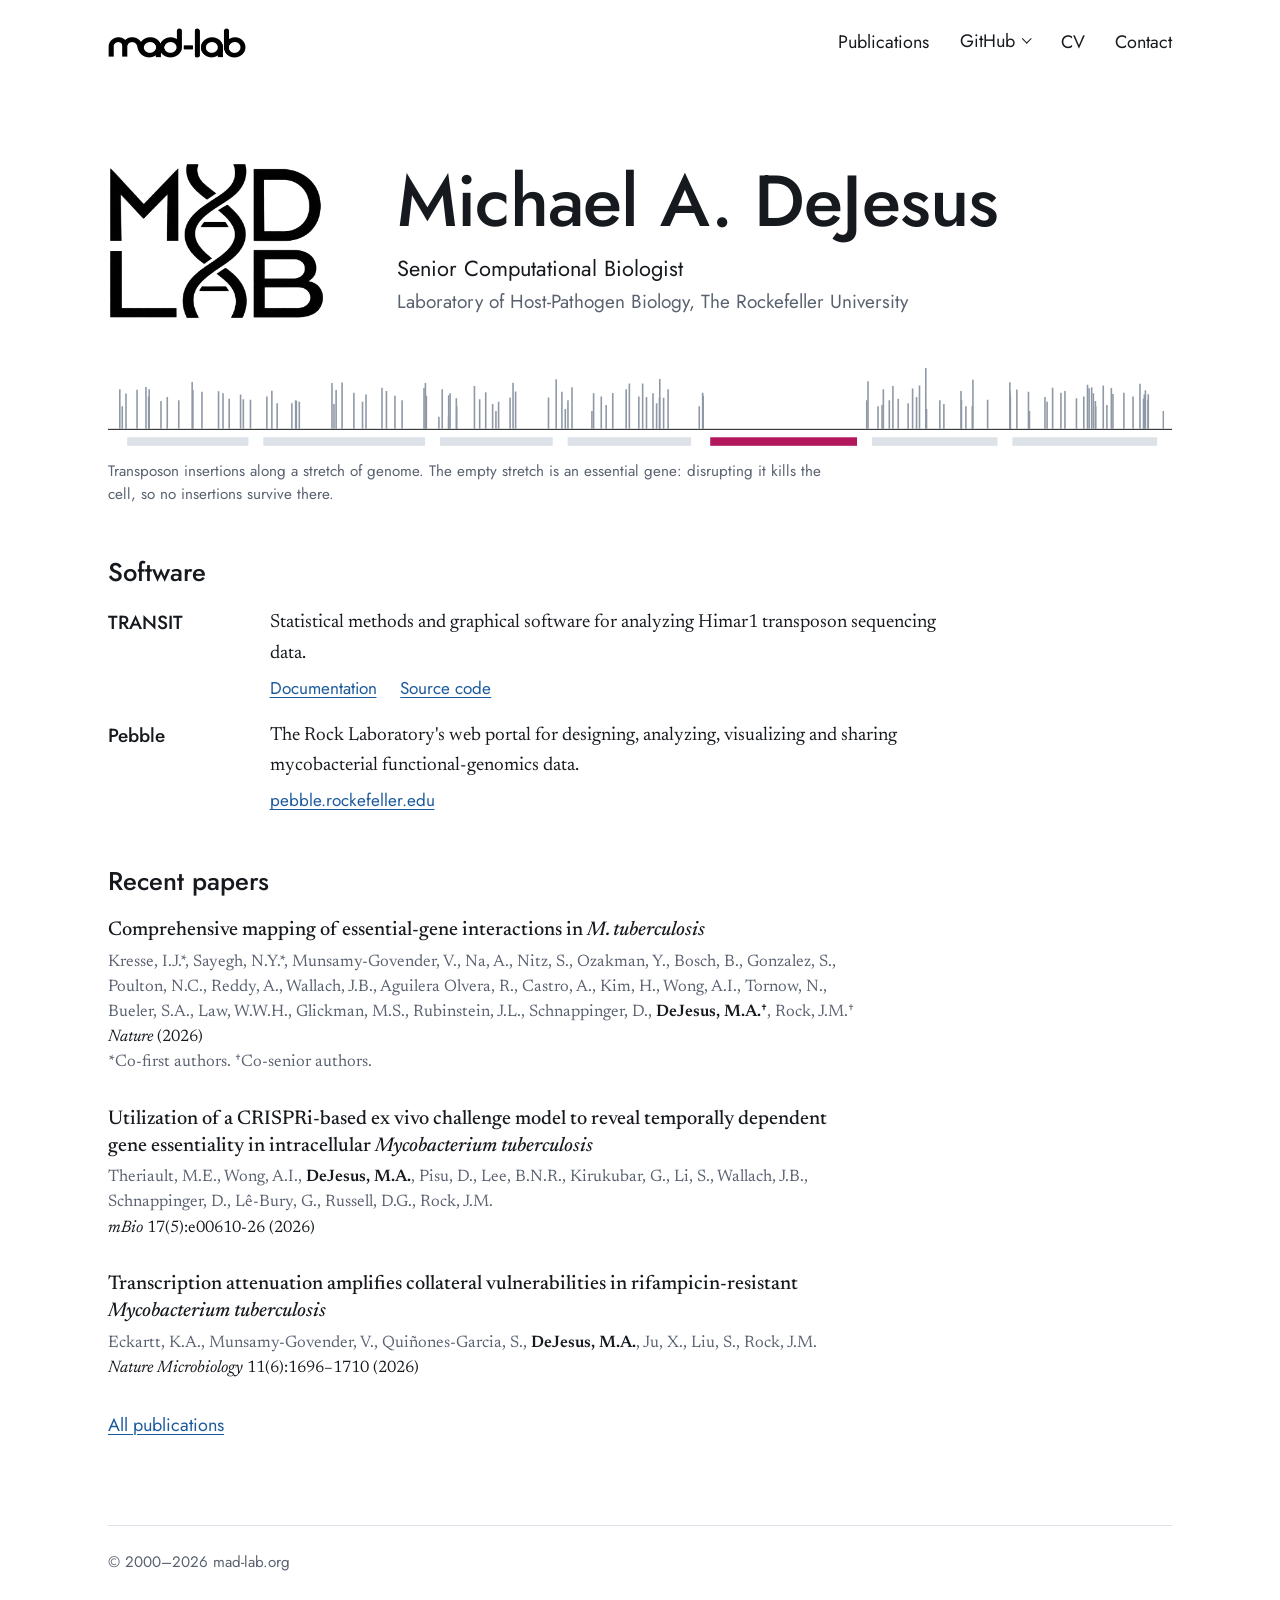
<file: index.html>
<!DOCTYPE html>
<html lang="en">
<head>
  <meta charset="utf-8">
  <meta name="viewport" content="width=device-width, initial-scale=1">
  <title>Michael A. DeJesus | mad-lab</title>
  <meta name="description" content="Michael A. DeJesus, computational biologist at The Rockefeller University. Statistical methods and software for TnSeq and CRISPRi screens in Mycobacterium tuberculosis.">
  
  <link rel="canonical" href="https://mad-lab.org/">
  <link rel="icon" href="/favicon.ico" sizes="16x16 32x32 48x48">
  <link rel="apple-touch-icon" href="/static/images/apple-touch-icon.b6c1f305977e.png">
  <link rel="stylesheet" href="/static/css/fonts.ff93122875ae.css">
  <link rel="stylesheet" href="/static/css/site.8f35486a4df6.css">
  <script type="application/ld+json">
  {
    "@context": "https://schema.org",
    "@type": "Person",
    "name": "Michael A. DeJesus",
    "url": "https://mad-lab.org",
    "jobTitle": "Senior Computational Biologist",
    "affiliation": {"@type": "Organization", "name": "The Rockefeller University"},
    "sameAs": [
      "https://github.com/mad-lab",
      "https://orcid.org/0000-0003-3867-0299",
      "https://scholar.google.com/citations?user=vm2tbzYAAAAJ",
      "https://www.linkedin.com/in/mad-lab/"
    ]
  }
  </script>
  
</head>
<body>
  <div class="wrap">
    <header class="site-header">
      <a class="brand" href="/"><img src="/static/images/madlab_wordmark.38101d890f2f.png" alt="mad-lab" width="543" height="120"></a>
      <nav aria-label="Main">
        <ul>
          
          <li><a href="/pubs/">Publications</a></li>
          <li class="menu">
            <button class="menu-toggle" type="button" aria-expanded="false" aria-controls="github-menu">GitHub</button>
            <ul class="menu-list" id="github-menu">
              <li><a href="https://github.com/mad-lab"><span class="menu-name">mad-lab</span><span class="menu-note">Personal</span></a></li>
              <li><a href="https://github.com/rock-lab"><span class="menu-name">rock-lab</span><span class="menu-note">Rock Lab</span></a></li>
            </ul>
          </li>
          <li><a href="/cv.pdf">CV</a></li>
          <li><a href="/contact/">Contact</a></li>
        </ul>
      </nav>
    </header>

    <main>
      
<section class="hero">
  <img id="madlab-logo" src="/static/images/madlab_logo1.43b6fe8992cf.png" alt="mad-lab logo" width="720" height="480">
  <div>
    <h1>Michael A. DeJesus</h1>
    <p class="role">Senior Computational Biologist</p>
    <p class="place">Laboratory of Host-Pathogen Biology, The Rockefeller University</p>
  </div>
</section>

<figure class="track-figure">
  <svg class="track" viewBox="0 0 1000 74" preserveAspectRatio="none" data-axis="58" role="group" aria-label="Transposon insertion counts along a stretch of genome. One gene has no insertions."><rect class="band" x="0" y="0" width="0" height="58"/><g class="insertions"><line x1="11.1" x2="11.1" y1="58" y2="25.7" data-reads="51"/><line x1="13.4" x2="13.4" y1="58" y2="39.5" data-reads="6"/><line x1="16.9" x2="16.9" y1="58" y2="29.2" data-reads="30"/><line x1="27.3" x2="27.3" y1="58" y2="26.1" data-reads="48"/><line x1="35.7" x2="35.7" y1="58" y2="23.8" data-reads="67"/><line x1="38.2" x2="38.2" y1="58" y2="31.6" data-reads="21"/><line x1="38.7" x2="38.7" y1="58" y2="25.7" data-reads="51"/><line x1="49.8" x2="49.8" y1="58" y2="35.3" data-reads="12"/><line x1="55.7" x2="55.7" y1="58" y2="31.9" data-reads="20"/><line x1="66.5" x2="66.5" y1="58" y2="34.7" data-reads="13"/><line x1="79.1" x2="79.1" y1="58" y2="19.7" data-reads="122"/><line x1="79.8" x2="79.8" y1="58" y2="26.2" data-reads="47"/><line x1="88.3" x2="88.3" y1="58" y2="27.6" data-reads="38"/><line x1="103.9" x2="103.9" y1="58" y2="27.3" data-reads="40"/><line x1="108.1" x2="108.1" y1="58" y2="29.0" data-reads="31"/><line x1="113.9" x2="113.9" y1="58" y2="33.4" data-reads="16"/><line x1="124.6" x2="124.6" y1="58" y2="29.9" data-reads="27"/><line x1="127.2" x2="127.2" y1="58" y2="33.8" data-reads="15"/><line x1="133.9" x2="133.9" y1="58" y2="34.3" data-reads="14"/><line x1="149.3" x2="149.3" y1="58" y2="31.6" data-reads="21"/><line x1="154.0" x2="154.0" y1="58" y2="26.8" data-reads="43"/><line x1="159.0" x2="159.0" y1="58" y2="37.1" data-reads="9"/><line x1="172.8" x2="172.8" y1="58" y2="37.1" data-reads="9"/><line x1="176.4" x2="176.4" y1="58" y2="34.7" data-reads="13"/><line x1="177.0" x2="177.0" y1="58" y2="35.3" data-reads="12"/><line x1="179.8" x2="179.8" y1="58" y2="35.8" data-reads="11"/><line x1="210.5" x2="210.5" y1="58" y2="20.5" data-reads="108"/><line x1="212.4" x2="212.4" y1="58" y2="37.8" data-reads="8"/><line x1="214.4" x2="214.4" y1="58" y2="26.2" data-reads="47"/><line x1="220.0" x2="220.0" y1="58" y2="20.0" data-reads="116"/><line x1="231.1" x2="231.1" y1="58" y2="28.4" data-reads="34"/><line x1="239.2" x2="239.2" y1="58" y2="35.8" data-reads="11"/><line x1="242.5" x2="242.5" y1="58" y2="29.9" data-reads="27"/><line x1="257.5" x2="257.5" y1="58" y2="24.3" data-reads="62"/><line x1="261.7" x2="261.7" y1="58" y2="27.1" data-reads="41"/><line x1="269.7" x2="269.7" y1="58" y2="31.0" data-reads="23"/><line x1="276.4" x2="276.4" y1="58" y2="34.7" data-reads="13"/><line x1="297.0" x2="297.0" y1="58" y2="24.7" data-reads="59"/><line x1="298.3" x2="298.3" y1="58" y2="20.5" data-reads="109"/><line x1="299.2" x2="299.2" y1="58" y2="31.0" data-reads="23"/><line x1="311.0" x2="311.0" y1="58" y2="48.2" data-reads="1"/><line x1="314.1" x2="314.1" y1="58" y2="25.7" data-reads="51"/><line x1="320.1" x2="320.1" y1="58" y2="48.2" data-reads="1"/><line x1="320.2" x2="320.2" y1="58" y2="30.5" data-reads="25"/><line x1="321.5" x2="321.5" y1="58" y2="29.0" data-reads="31"/><line x1="327.4" x2="327.4" y1="58" y2="33.0" data-reads="17"/><line x1="327.7" x2="327.7" y1="58" y2="39.5" data-reads="6"/><line x1="344.4" x2="344.4" y1="58" y2="23.0" data-reads="75"/><line x1="349.3" x2="349.3" y1="58" y2="33.8" data-reads="15"/><line x1="355.0" x2="355.0" y1="58" y2="28.0" data-reads="36"/><line x1="361.5" x2="361.5" y1="58" y2="37.8" data-reads="8"/><line x1="364.6" x2="364.6" y1="58" y2="43.4" data-reads="3"/><line x1="367.1" x2="367.1" y1="58" y2="35.8" data-reads="11"/><line x1="377.9" x2="377.9" y1="58" y2="32.3" data-reads="19"/><line x1="380.7" x2="380.7" y1="58" y2="20.3" data-reads="111"/><line x1="383.1" x2="383.1" y1="58" y2="27.5" data-reads="39"/><line x1="414.0" x2="414.0" y1="58" y2="32.3" data-reads="19"/><line x1="421.2" x2="421.2" y1="58" y2="17.5" data-reads="169"/><line x1="426.6" x2="426.6" y1="58" y2="27.6" data-reads="38"/><line x1="429.8" x2="429.8" y1="58" y2="41.9" data-reads="4"/><line x1="432.3" x2="432.3" y1="58" y2="34.7" data-reads="13"/><line x1="436.1" x2="436.1" y1="58" y2="24.0" data-reads="65"/><line x1="454.8" x2="454.8" y1="58" y2="43.4" data-reads="3"/><line x1="456.4" x2="456.4" y1="58" y2="29.0" data-reads="31"/><line x1="463.6" x2="463.6" y1="58" y2="31.6" data-reads="21"/><line x1="468.2" x2="468.2" y1="58" y2="38.6" data-reads="7"/><line x1="474.4" x2="474.4" y1="58" y2="28.6" data-reads="33"/><line x1="487.0" x2="487.0" y1="58" y2="25.7" data-reads="51"/><line x1="490.0" x2="490.0" y1="58" y2="20.9" data-reads="103"/><line x1="498.9" x2="498.9" y1="58" y2="31.6" data-reads="21"/><line x1="502.5" x2="502.5" y1="58" y2="21.0" data-reads="101"/><line x1="506.1" x2="506.1" y1="58" y2="31.9" data-reads="20"/><line x1="512.2" x2="512.2" y1="58" y2="29.0" data-reads="31"/><line x1="515.6" x2="515.6" y1="58" y2="37.1" data-reads="9"/><line x1="518.3" x2="518.3" y1="58" y2="32.3" data-reads="19"/><line x1="518.6" x2="518.6" y1="58" y2="17.3" data-reads="174"/><line x1="522.2" x2="522.2" y1="58" y2="32.6" data-reads="18"/><line x1="526.4" x2="526.4" y1="58" y2="25.7" data-reads="51"/><line x1="555.7" x2="555.7" y1="58" y2="39.5" data-reads="6"/><line x1="558.9" x2="558.9" y1="58" y2="28.4" data-reads="34"/><line x1="559.4" x2="559.4" y1="58" y2="31.0" data-reads="23"/><line x1="713.1" x2="713.1" y1="58" y2="34.7" data-reads="13"/><line x1="714.3" x2="714.3" y1="58" y2="19.0" data-reads="135"/><line x1="723.7" x2="723.7" y1="58" y2="39.5" data-reads="6"/><line x1="727.5" x2="727.5" y1="58" y2="38.6" data-reads="7"/><line x1="728.7" x2="728.7" y1="58" y2="25.7" data-reads="51"/><line x1="734.3" x2="734.3" y1="58" y2="34.7" data-reads="13"/><line x1="737.7" x2="737.7" y1="58" y2="22.9" data-reads="77"/><line x1="742.7" x2="742.7" y1="58" y2="33.4" data-reads="16"/><line x1="752.0" x2="752.0" y1="58" y2="37.1" data-reads="9"/><line x1="756.2" x2="756.2" y1="58" y2="25.0" data-reads="56"/><line x1="759.9" x2="759.9" y1="58" y2="31.9" data-reads="20"/><line x1="762.7" x2="762.7" y1="58" y2="22.5" data-reads="81"/><line x1="768.6" x2="768.6" y1="58" y2="8.0" data-reads="666"/><line x1="769.3" x2="769.3" y1="58" y2="41.9" data-reads="4"/><line x1="781.8" x2="781.8" y1="58" y2="34.7" data-reads="13"/><line x1="785.6" x2="785.6" y1="58" y2="37.8" data-reads="8"/><line x1="801.7" x2="801.7" y1="58" y2="27.0" data-reads="42"/><line x1="802.1" x2="802.1" y1="58" y2="34.3" data-reads="14"/><line x1="806.3" x2="806.3" y1="58" y2="39.5" data-reads="6"/><line x1="812.3" x2="812.3" y1="58" y2="39.5" data-reads="6"/><line x1="812.9" x2="812.9" y1="58" y2="17.9" data-reads="159"/><line x1="826.7" x2="826.7" y1="58" y2="34.3" data-reads="14"/><line x1="847.6" x2="847.6" y1="58" y2="19.8" data-reads="120"/><line x1="847.7" x2="847.7" y1="58" y2="27.1" data-reads="41"/><line x1="848.1" x2="848.1" y1="58" y2="31.6" data-reads="21"/><line x1="854.2" x2="854.2" y1="58" y2="25.8" data-reads="50"/><line x1="865.1" x2="865.1" y1="58" y2="27.6" data-reads="38"/><line x1="866.0" x2="866.0" y1="58" y2="43.4" data-reads="3"/><line x1="880.6" x2="880.6" y1="58" y2="31.9" data-reads="20"/><line x1="882.6" x2="882.6" y1="58" y2="35.8" data-reads="11"/><line x1="887.8" x2="887.8" y1="58" y2="24.4" data-reads="61"/><line x1="895.6" x2="895.6" y1="58" y2="28.4" data-reads="34"/><line x1="899.4" x2="899.4" y1="58" y2="27.1" data-reads="41"/><line x1="910.2" x2="910.2" y1="58" y2="33.0" data-reads="17"/><line x1="917.1" x2="917.1" y1="58" y2="31.6" data-reads="21"/><line x1="920.6" x2="920.6" y1="58" y2="21.9" data-reads="88"/><line x1="922.1" x2="922.1" y1="58" y2="24.9" data-reads="57"/><line x1="924.5" x2="924.5" y1="58" y2="23.9" data-reads="66"/><line x1="926.1" x2="926.1" y1="58" y2="29.0" data-reads="31"/><line x1="928.0" x2="928.0" y1="58" y2="35.3" data-reads="12"/><line x1="928.3" x2="928.3" y1="58" y2="39.5" data-reads="6"/><line x1="935.4" x2="935.4" y1="58" y2="22.5" data-reads="81"/><line x1="938.8" x2="938.8" y1="58" y2="38.6" data-reads="7"/><line x1="943.0" x2="943.0" y1="58" y2="24.7" data-reads="59"/><line x1="944.5" x2="944.5" y1="58" y2="29.5" data-reads="29"/><line x1="954.8" x2="954.8" y1="58" y2="28.4" data-reads="34"/><line x1="963.4" x2="963.4" y1="58" y2="31.6" data-reads="21"/><line x1="969.9" x2="969.9" y1="58" y2="21.2" data-reads="98"/><line x1="973.2" x2="973.2" y1="58" y2="33.4" data-reads="16"/><line x1="974.0" x2="974.0" y1="58" y2="29.9" data-reads="27"/><line x1="975.0" x2="975.0" y1="58" y2="26.4" data-reads="46"/><line x1="977.5" x2="977.5" y1="58" y2="34.3" data-reads="14"/><line x1="977.7" x2="977.7" y1="58" y2="29.7" data-reads="28"/><line x1="991.9" x2="991.9" y1="58" y2="43.4" data-reads="3"/></g><path class="axis" d="M0 58.5H1000"/><g class="genes"><rect class="gene" x="18" y="65" width="114" height="7" tabindex="0" data-kind="Non-essential gene" data-hit="15" data-sites="25" aria-label="Non-essential gene: 15 of 25 TA sites hit"/><rect class="gene" x="146" y="65" width="152" height="7" tabindex="0" data-kind="Non-essential gene" data-hit="19" data-sites="32" aria-label="Non-essential gene: 19 of 32 TA sites hit"/><rect class="gene" x="312" y="65" width="106" height="7" tabindex="0" data-kind="Non-essential gene" data-hit="16" data-sites="23" aria-label="Non-essential gene: 16 of 23 TA sites hit"/><rect class="gene" x="432" y="65" width="116" height="7" tabindex="0" data-kind="Non-essential gene" data-hit="18" data-sites="27" aria-label="Non-essential gene: 18 of 27 TA sites hit"/><rect class="gene essential" x="566" y="65" width="138" height="7" tabindex="0" data-kind="Essential gene" data-hit="0" data-sites="30" aria-label="Essential gene: 0 of 30 TA sites hit"/><rect class="gene" x="718" y="65" width="118" height="7" tabindex="0" data-kind="Non-essential gene" data-hit="20" data-sites="25" aria-label="Non-essential gene: 20 of 25 TA sites hit"/><rect class="gene" x="850" y="65" width="136" height="7" tabindex="0" data-kind="Non-essential gene" data-hit="28" data-sites="36" aria-label="Non-essential gene: 28 of 36 TA sites hit"/></g></svg>
  <div class="track-tip" role="status" hidden></div>
  <figcaption>Transposon insertions along a stretch of genome. The empty stretch is an essential gene: disrupting it kills the cell, so no insertions survive there.</figcaption>
</figure>



<h2>Software</h2>
<dl class="software">
  <dt>TRANSIT</dt>
  <dd>
    <p>Statistical methods and graphical software for analyzing Himar1 transposon sequencing data.</p>
    <ul class="links">
      <li><a href="https://transit.readthedocs.io">Documentation</a></li>
      <li><a href="https://github.com/mad-lab/transit">Source code</a></li>
    </ul>
  </dd>
  <dt>Pebble</dt>
  <dd>
    <p>The Rock Laboratory's web portal for designing, analyzing, visualizing and sharing mycobacterial functional-genomics data.</p>
    <ul class="links">
      <li><a href="https://pebble.rockefeller.edu">pebble.rockefeller.edu</a></li>
    </ul>
  </dd>
</dl>

<h2>Recent papers</h2>
<ol class="pub-list">
  <li class="pub">
  <p class="pub-title"><a href="https://doi.org/10.1038/s41586-026-11212-0">Comprehensive mapping of essential-gene interactions in <i>M. tuberculosis</i></a></p>
  <p class="pub-authors">Kresse, I.J.*, Sayegh, N.Y.*, Munsamy-Govender, V., Na, A., Nitz, S., Ozakman, Y., Bosch, B., Gonzalez, S., Poulton, N.C., Reddy, A., Wallach, J.B., Aguilera Olvera, R., Castro, A., Kim, H., Wong, A.I., Tornow, N., Bueler, S.A., Law, W.W.H., Glickman, M.S., Rubinstein, J.L., Schnappinger, D., <b>DeJesus, M.A.†</b>, Rock, J.M.†</p>
  <p class="pub-venue"><i>Nature</i> (2026)</p>
  <p class="pub-notes">*Co-first authors. †Co-senior authors.</p>
  
</li>
<li class="pub">
  <p class="pub-title"><a href="https://doi.org/10.1128/mbio.00610-26">Utilization of a CRISPRi-based ex vivo challenge model to reveal temporally dependent gene essentiality in intracellular <i>Mycobacterium tuberculosis</i></a></p>
  <p class="pub-authors">Theriault, M.E., Wong, A.I., <b>DeJesus, M.A.</b>, Pisu, D., Lee, B.N.R., Kirukubar, G., Li, S., Wallach, J.B., Schnappinger, D., Lê-Bury, G., Russell, D.G., Rock, J.M.</p>
  <p class="pub-venue"><i>mBio</i> 17(5):e00610-26 (2026)</p>
  
  
</li>
<li class="pub">
  <p class="pub-title"><a href="https://doi.org/10.1038/s41564-026-02357-9">Transcription attenuation amplifies collateral vulnerabilities in rifampicin-resistant <i>Mycobacterium tuberculosis</i></a></p>
  <p class="pub-authors">Eckartt, K.A., Munsamy-Govender, V., Quiñones-Garcia, S., <b>DeJesus, M.A.</b>, Ju, X., Liu, S., Rock, J.M.</p>
  <p class="pub-venue"><i>Nature Microbiology</i> 11(6):1696–1710 (2026)</p>
  
  
</li>

</ol>
<p class="more"><a href="/pubs/">All publications</a></p>

    </main>

    <footer class="site-footer">
      <p>&copy; 2000&ndash;2026 mad-lab.org</p>
    </footer>
  </div>
  <script src="/static/js/nav.ba4e837e12d0.js" defer></script>
  
<script src="/static/js/track.55cd66b76913.js" defer></script>
<script id="madlab-logos" type="application/json">["/static/images/madlab_logo1.43b6fe8992cf.png", "/static/images/madlab_logo2.efb6a15dd099.png", "/static/images/madlab_logo3.9da17739bf85.png"]</script>
<script>
  // A different logo on every page load.
  (function () {
    var logo = document.getElementById("madlab-logo");
    var logos = JSON.parse(document.getElementById("madlab-logos").textContent);
    logo.src = logos[Math.floor(Math.random() * logos.length)];
  })();
</script>

</body>
</html>
</file>
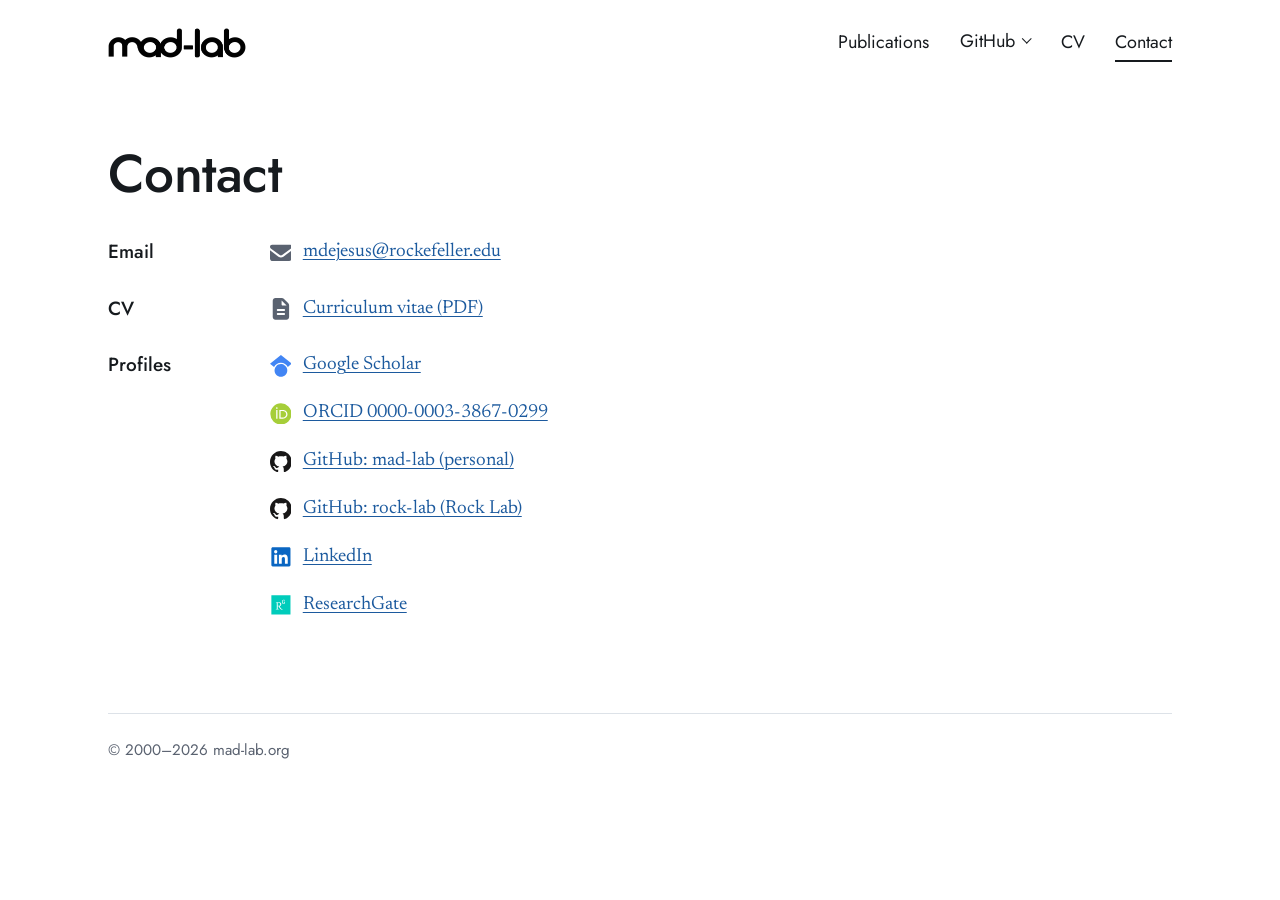
<file: contact/index.html>
<!DOCTYPE html>
<html lang="en">
<head>
  <meta charset="utf-8">
  <meta name="viewport" content="width=device-width, initial-scale=1">
  <title>Contact | mad-lab</title>
  <meta name="description" content="Michael A. DeJesus, computational biologist at The Rockefeller University. Statistical methods and software for TnSeq and CRISPRi screens in Mycobacterium tuberculosis.">
  
  <link rel="canonical" href="https://mad-lab.org/contact/">
  <link rel="icon" href="/favicon.ico" sizes="16x16 32x32 48x48">
  <link rel="apple-touch-icon" href="/static/images/apple-touch-icon.b6c1f305977e.png">
  <link rel="stylesheet" href="/static/css/fonts.ff93122875ae.css">
  <link rel="stylesheet" href="/static/css/site.8f35486a4df6.css">
  <script type="application/ld+json">
  {
    "@context": "https://schema.org",
    "@type": "Person",
    "name": "Michael A. DeJesus",
    "url": "https://mad-lab.org",
    "jobTitle": "Senior Computational Biologist",
    "affiliation": {"@type": "Organization", "name": "The Rockefeller University"},
    "sameAs": [
      "https://github.com/mad-lab",
      "https://orcid.org/0000-0003-3867-0299",
      "https://scholar.google.com/citations?user=vm2tbzYAAAAJ",
      "https://www.linkedin.com/in/mad-lab/"
    ]
  }
  </script>
  
</head>
<body>
  <div class="wrap">
    <header class="site-header">
      <a class="brand" href="/"><img src="/static/images/madlab_wordmark.38101d890f2f.png" alt="mad-lab" width="543" height="120"></a>
      <nav aria-label="Main">
        <ul>
          
          <li><a href="/pubs/">Publications</a></li>
          <li class="menu">
            <button class="menu-toggle" type="button" aria-expanded="false" aria-controls="github-menu">GitHub</button>
            <ul class="menu-list" id="github-menu">
              <li><a href="https://github.com/mad-lab"><span class="menu-name">mad-lab</span><span class="menu-note">Personal</span></a></li>
              <li><a href="https://github.com/rock-lab"><span class="menu-name">rock-lab</span><span class="menu-note">Rock Lab</span></a></li>
            </ul>
          </li>
          <li><a href="/cv.pdf">CV</a></li>
          <li><a href="/contact/" aria-current="page">Contact</a></li>
        </ul>
      </nav>
    </header>

    <main>
      
<h1>Contact</h1>
<dl class="contact">
  <dt>Email</dt>
  <dd><a class="with-icon" href="mailto:mdejesus@rockefeller.edu"><svg class="icon" aria-hidden="true" focusable="false" xmlns="http://www.w3.org/2000/svg" viewBox="0 0 512 512"><!--! Font Awesome Free 7.3.1 by @fontawesome - https://fontawesome.com License - https://fontawesome.com/license/free (Icons: CC BY 4.0, Fonts: SIL OFL 1.1, Code: MIT License) Copyright 2026 Fonticons, Inc. --><path fill="currentColor" d="M48 64c-26.5 0-48 21.5-48 48 0 15.1 7.1 29.3 19.2 38.4l208 156c17.1 12.8 40.5 12.8 57.6 0l208-156c12.1-9.1 19.2-23.3 19.2-38.4 0-26.5-21.5-48-48-48L48 64zM0 196L0 384c0 35.3 28.7 64 64 64l384 0c35.3 0 64-28.7 64-64l0-188-198.4 148.8c-34.1 25.6-81.1 25.6-115.2 0L0 196z"/></svg>mdejesus@rockefeller.edu</a></dd>

  <dt>CV</dt>
  <dd><a class="with-icon" href="/cv.pdf"><svg class="icon" aria-hidden="true" focusable="false" xmlns="http://www.w3.org/2000/svg" viewBox="0 0 384 512"><!--! Font Awesome Free 7.3.1 by @fontawesome - https://fontawesome.com License - https://fontawesome.com/license/free (Icons: CC BY 4.0, Fonts: SIL OFL 1.1, Code: MIT License) Copyright 2026 Fonticons, Inc. --><path fill="currentColor" d="M0 64C0 28.7 28.7 0 64 0L213.5 0c17 0 33.3 6.7 45.3 18.7L365.3 125.3c12 12 18.7 28.3 18.7 45.3L384 448c0 35.3-28.7 64-64 64L64 512c-35.3 0-64-28.7-64-64L0 64zm208-5.5l0 93.5c0 13.3 10.7 24 24 24L325.5 176 208 58.5zM120 256c-13.3 0-24 10.7-24 24s10.7 24 24 24l144 0c13.3 0 24-10.7 24-24s-10.7-24-24-24l-144 0zm0 96c-13.3 0-24 10.7-24 24s10.7 24 24 24l144 0c13.3 0 24-10.7 24-24s-10.7-24-24-24l-144 0z"/></svg>Curriculum vitae (PDF)</a></dd>

  <dt>Profiles</dt>
  <dd>
    <ul class="links stacked">
      <li><a class="with-icon scholar" href="https://scholar.google.com/citations?user=vm2tbzYAAAAJ"><svg class="icon" aria-hidden="true" focusable="false" xmlns="http://www.w3.org/2000/svg" viewBox="0 0 512 512"><!--! Font Awesome Free 7.3.1 by @fontawesome - https://fontawesome.com License - https://fontawesome.com/license/free (Icons: CC BY 4.0, Fonts: SIL OFL 1.1, Code: MIT License) Copyright 2026 Fonticons, Inc. --><path fill="currentColor" d="M390.9 298.5s0 .1 .1 .1c9.2 19.4 14.4 41.1 14.4 64-.1 82.5-66.9 149.4-149.4 149.4S106.7 445.1 106.7 362.7c0-22.9 5.2-44.6 14.4-64 1.7-3.6 3.6-7.2 5.6-10.7 4.4-7.6 9.4-14.7 15-21.3 27.4-32.6 68.5-53.3 114.4-53.3 33.6 0 64.6 11.1 89.6 29.9 9.1 6.9 17.4 14.7 24.8 23.5 5.6 6.6 10.6 13.8 15 21.3 2 3.4 3.8 7 5.5 10.5l-.1-.1zm26.4-18.8c-30.1-58.4-91-98.4-161.3-98.4s-131.2 40-161.3 98.4l-94.7-77 256-202.7 256 202.7-94.7 77.1 0-.1z"/></svg>Google Scholar</a></li>
      <li><a class="with-icon orcid" href="https://orcid.org/0000-0003-3867-0299"><svg class="icon" aria-hidden="true" focusable="false" xmlns="http://www.w3.org/2000/svg" viewBox="0 0 512 512"><!--! Font Awesome Free 7.3.1 by @fontawesome - https://fontawesome.com License - https://fontawesome.com/license/free (Icons: CC BY 4.0, Fonts: SIL OFL 1.1, Code: MIT License) Copyright 2026 Fonticons, Inc. --><path fill="currentColor" d="M294.7 188.2l-45.9 0 0 153.8 47.5 0c67.6 0 83.1-51.3 83.1-76.9 0-41.6-26.5-76.9-84.7-76.9zM256 8a248 248 0 1 0 0 496 248 248 0 1 0 0-496zM175.2 368.8l-29.8 0 0-207.5 29.8 0 0 207.5zM160.3 98.5a19.6 19.6 0 1 1 0 39.2 19.6 19.6 0 1 1 0-39.2zM300 369l-81 0 0-207.7 80.6 0c76.7 0 110.4 54.8 110.4 103.9 0 53.3-41.7 103.9-110 103.9z"/></svg>ORCID 0000-0003-3867-0299</a></li>
      <li><a class="with-icon github" href="https://github.com/mad-lab"><svg class="icon" aria-hidden="true" focusable="false" xmlns="http://www.w3.org/2000/svg" viewBox="0 0 512 512"><!--! Font Awesome Free 7.3.1 by @fontawesome - https://fontawesome.com License - https://fontawesome.com/license/free (Icons: CC BY 4.0, Fonts: SIL OFL 1.1, Code: MIT License) Copyright 2026 Fonticons, Inc. --><path fill="currentColor" d="M216.5 362.5c-66-8-112.5-55.5-112.5-117 0-25 9-52 24-70-6.5-16.5-5.5-51.5 2-66 20-2.5 47 8 63 22.5 19-6 39-9 63.5-9s44.5 3 62.5 8.5c15.5-14 43-24.5 63-22 7 13.5 8 48.5 1.5 65.5 16 19 24.5 44.5 24.5 70.5 0 61.5-46.5 108-113.5 116.5 17 11 28.5 35 28.5 62.5l0 52C323 491.5 335.5 500 350.5 494 441 459.5 512 369 512 257 512 115.5 397 0 255.5 0S0 115.5 0 257c0 111 70.5 203 165.5 237.5 13.5 5 26.5-4 26.5-17.5l0-40c-7 3-16 5-24 5-33 0-52.5-18-66.5-51.5-5.5-13.5-11.5-21.5-23-23-6-.5-8-3-8-6 0-6 10-10.5 20-10.5 14.5 0 27 9 40 27.5 10 14.5 20.5 21 33 21s20.5-4.5 32-16c8.5-8.5 15-16 21-21z"/></svg>GitHub: mad-lab (personal)</a></li>
      <li><a class="with-icon github" href="https://github.com/rock-lab"><svg class="icon" aria-hidden="true" focusable="false" xmlns="http://www.w3.org/2000/svg" viewBox="0 0 512 512"><!--! Font Awesome Free 7.3.1 by @fontawesome - https://fontawesome.com License - https://fontawesome.com/license/free (Icons: CC BY 4.0, Fonts: SIL OFL 1.1, Code: MIT License) Copyright 2026 Fonticons, Inc. --><path fill="currentColor" d="M216.5 362.5c-66-8-112.5-55.5-112.5-117 0-25 9-52 24-70-6.5-16.5-5.5-51.5 2-66 20-2.5 47 8 63 22.5 19-6 39-9 63.5-9s44.5 3 62.5 8.5c15.5-14 43-24.5 63-22 7 13.5 8 48.5 1.5 65.5 16 19 24.5 44.5 24.5 70.5 0 61.5-46.5 108-113.5 116.5 17 11 28.5 35 28.5 62.5l0 52C323 491.5 335.5 500 350.5 494 441 459.5 512 369 512 257 512 115.5 397 0 255.5 0S0 115.5 0 257c0 111 70.5 203 165.5 237.5 13.5 5 26.5-4 26.5-17.5l0-40c-7 3-16 5-24 5-33 0-52.5-18-66.5-51.5-5.5-13.5-11.5-21.5-23-23-6-.5-8-3-8-6 0-6 10-10.5 20-10.5 14.5 0 27 9 40 27.5 10 14.5 20.5 21 33 21s20.5-4.5 32-16c8.5-8.5 15-16 21-21z"/></svg>GitHub: rock-lab (Rock Lab)</a></li>
      <li><a class="with-icon linkedin" href="https://www.linkedin.com/in/mad-lab"><svg class="icon" aria-hidden="true" focusable="false" xmlns="http://www.w3.org/2000/svg" viewBox="0 0 448 512"><!--! Font Awesome Free 7.3.1 by @fontawesome - https://fontawesome.com License - https://fontawesome.com/license/free (Icons: CC BY 4.0, Fonts: SIL OFL 1.1, Code: MIT License) Copyright 2026 Fonticons, Inc. --><path fill="currentColor" d="M416 32L31.9 32C14.3 32 0 46.5 0 64.3L0 447.7C0 465.5 14.3 480 31.9 480L416 480c17.6 0 32-14.5 32-32.3l0-383.4C448 46.5 433.6 32 416 32zM135.4 416l-66.4 0 0-213.8 66.5 0 0 213.8-.1 0zM102.2 96a38.5 38.5 0 1 1 0 77 38.5 38.5 0 1 1 0-77zM384.3 416l-66.4 0 0-104c0-24.8-.5-56.7-34.5-56.7-34.6 0-39.9 27-39.9 54.9l0 105.8-66.4 0 0-213.8 63.7 0 0 29.2 .9 0c8.9-16.8 30.6-34.5 62.9-34.5 67.2 0 79.7 44.3 79.7 101.9l0 117.2z"/></svg>LinkedIn</a></li>
      <li><a class="with-icon researchgate" href="https://www.researchgate.net/profile/Michael_Dejesus5"><svg class="icon" aria-hidden="true" focusable="false" xmlns="http://www.w3.org/2000/svg" viewBox="0 0 448 512"><!--! Font Awesome Free 7.3.1 by @fontawesome - https://fontawesome.com License - https://fontawesome.com/license/free (Icons: CC BY 4.0, Fonts: SIL OFL 1.1, Code: MIT License) Copyright 2026 Fonticons, Inc. --><path fill="currentColor" d="M0 32l0 448 448 0 0-448-448 0zM262.2 366.4c-6.6 3-33.2 6-50-14.2-9.2-10.6-25.3-33.3-42.2-63.6-8.9 0-14.7 0-21.4-.6l0 46.4c0 23.5 6 21.2 25.8 23.9l0 8.1c-6.9-.3-23.1-.8-35.6-.8-13.1 0-26.1 .6-33.6 .8l0-8.1c15.5-2.9 22-1.3 22-23.9l0-109.4c0-22.6-6.4-21-22-23.9l0-8.1c25.8 1 53.1-.6 70.9-.6 31.7 0 55.9 14.4 55.9 45.6 0 21.1-16.7 42.2-39.2 47.5 13.6 24.2 30 45.6 42.2 58.9 7.2 7.8 17.2 14.7 27.2 14.7l0 7.3zm22.9-135c-23.3 0-32.2-15.7-32.2-32.2l0-32.2c0-12.2 8.8-30.4 34-30.4s30.4 17.9 30.4 17.9l-10.7 7.2s-5.5-12.5-19.7-12.5c-7.9 0-19.7 7.3-19.7 19.7l0 26.8c0 13.4 6.6 23.3 17.9 23.3 14.1 0 21.5-10.9 21.5-26.8l-17.9 0 0-10.7 30.4 0c0 20.5 4.7 49.9-34 49.9zM168.6 276.1c-9.4 0-13.6-.3-20-.8l0-69.7c6.4-.6 15-.6 22.5-.6 23.3 0 37.2 12.2 37.2 34.5 0 21.9-15 36.6-39.7 36.6z"/></svg>ResearchGate</a></li>
    </ul>
  </dd>
</dl>

    </main>

    <footer class="site-footer">
      <p>&copy; 2000&ndash;2026 mad-lab.org</p>
    </footer>
  </div>
  <script src="/static/js/nav.ba4e837e12d0.js" defer></script>
  
</body>
</html>
</file>
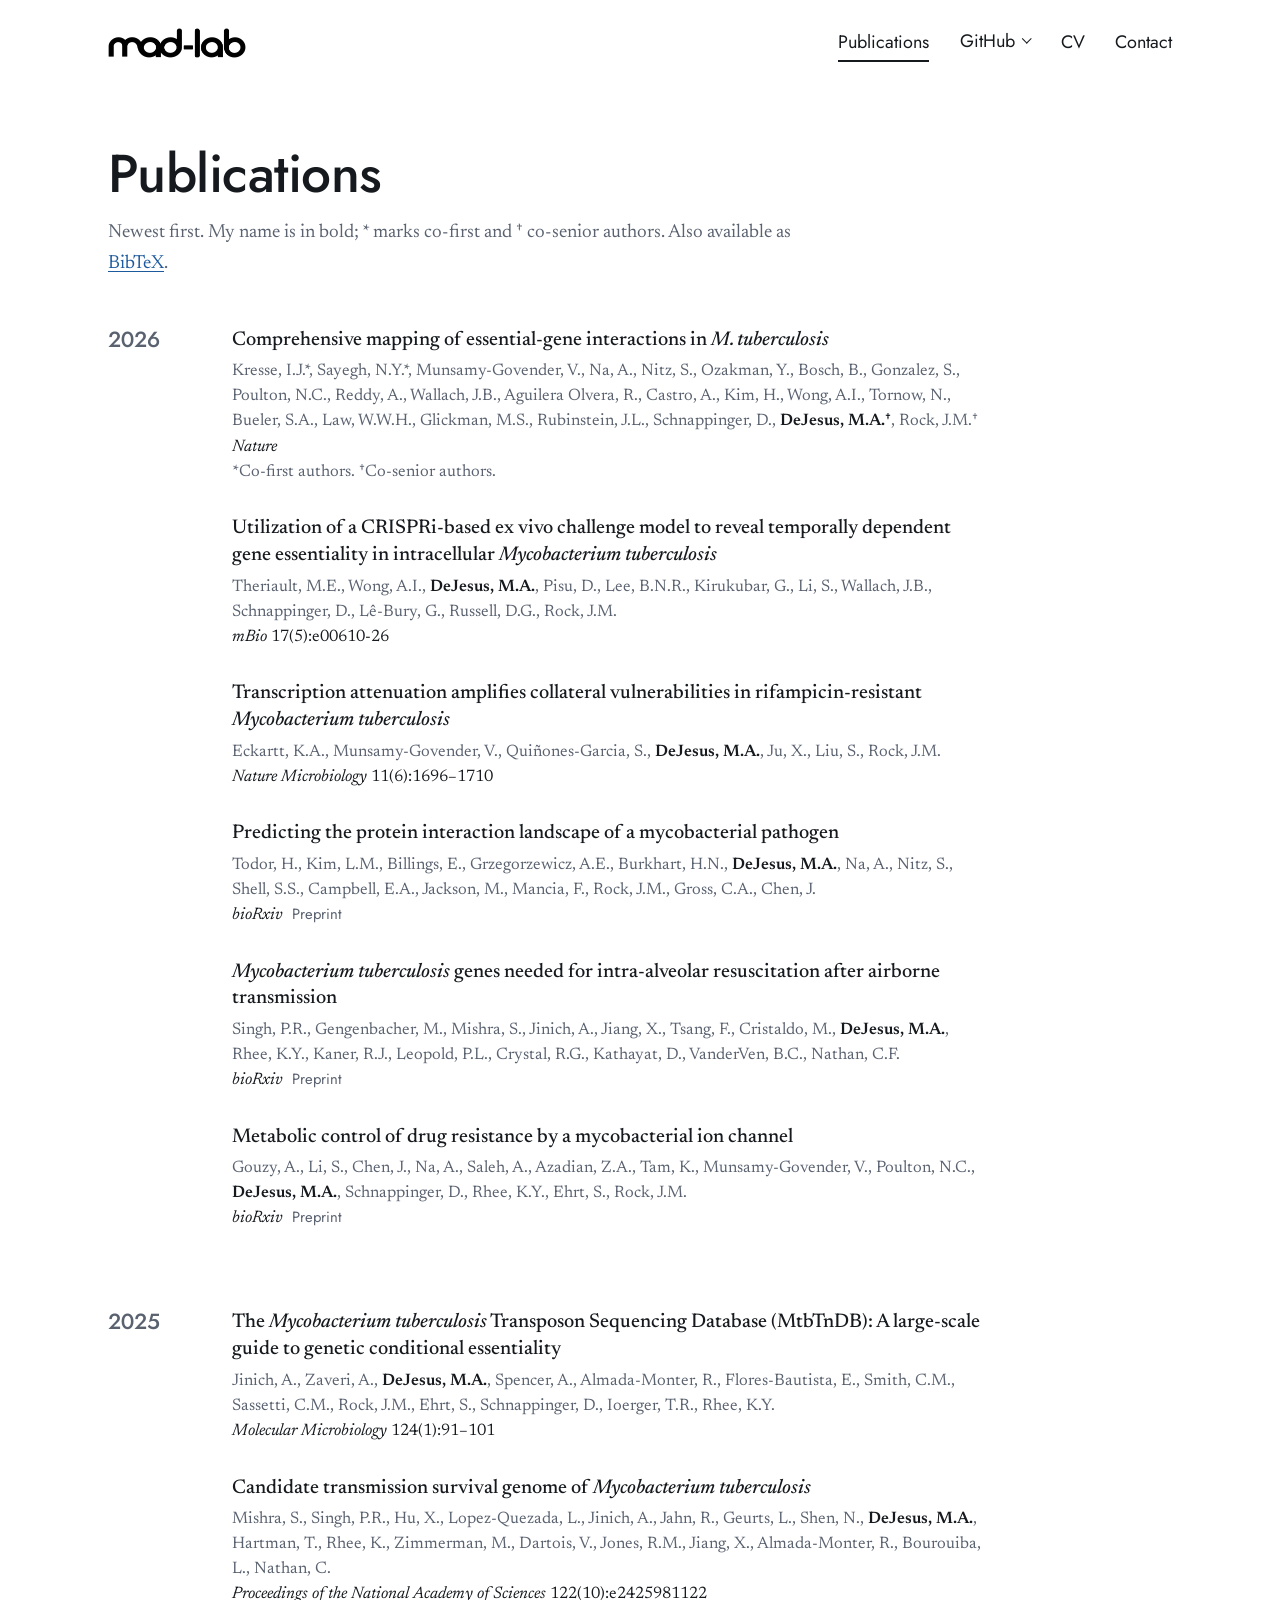
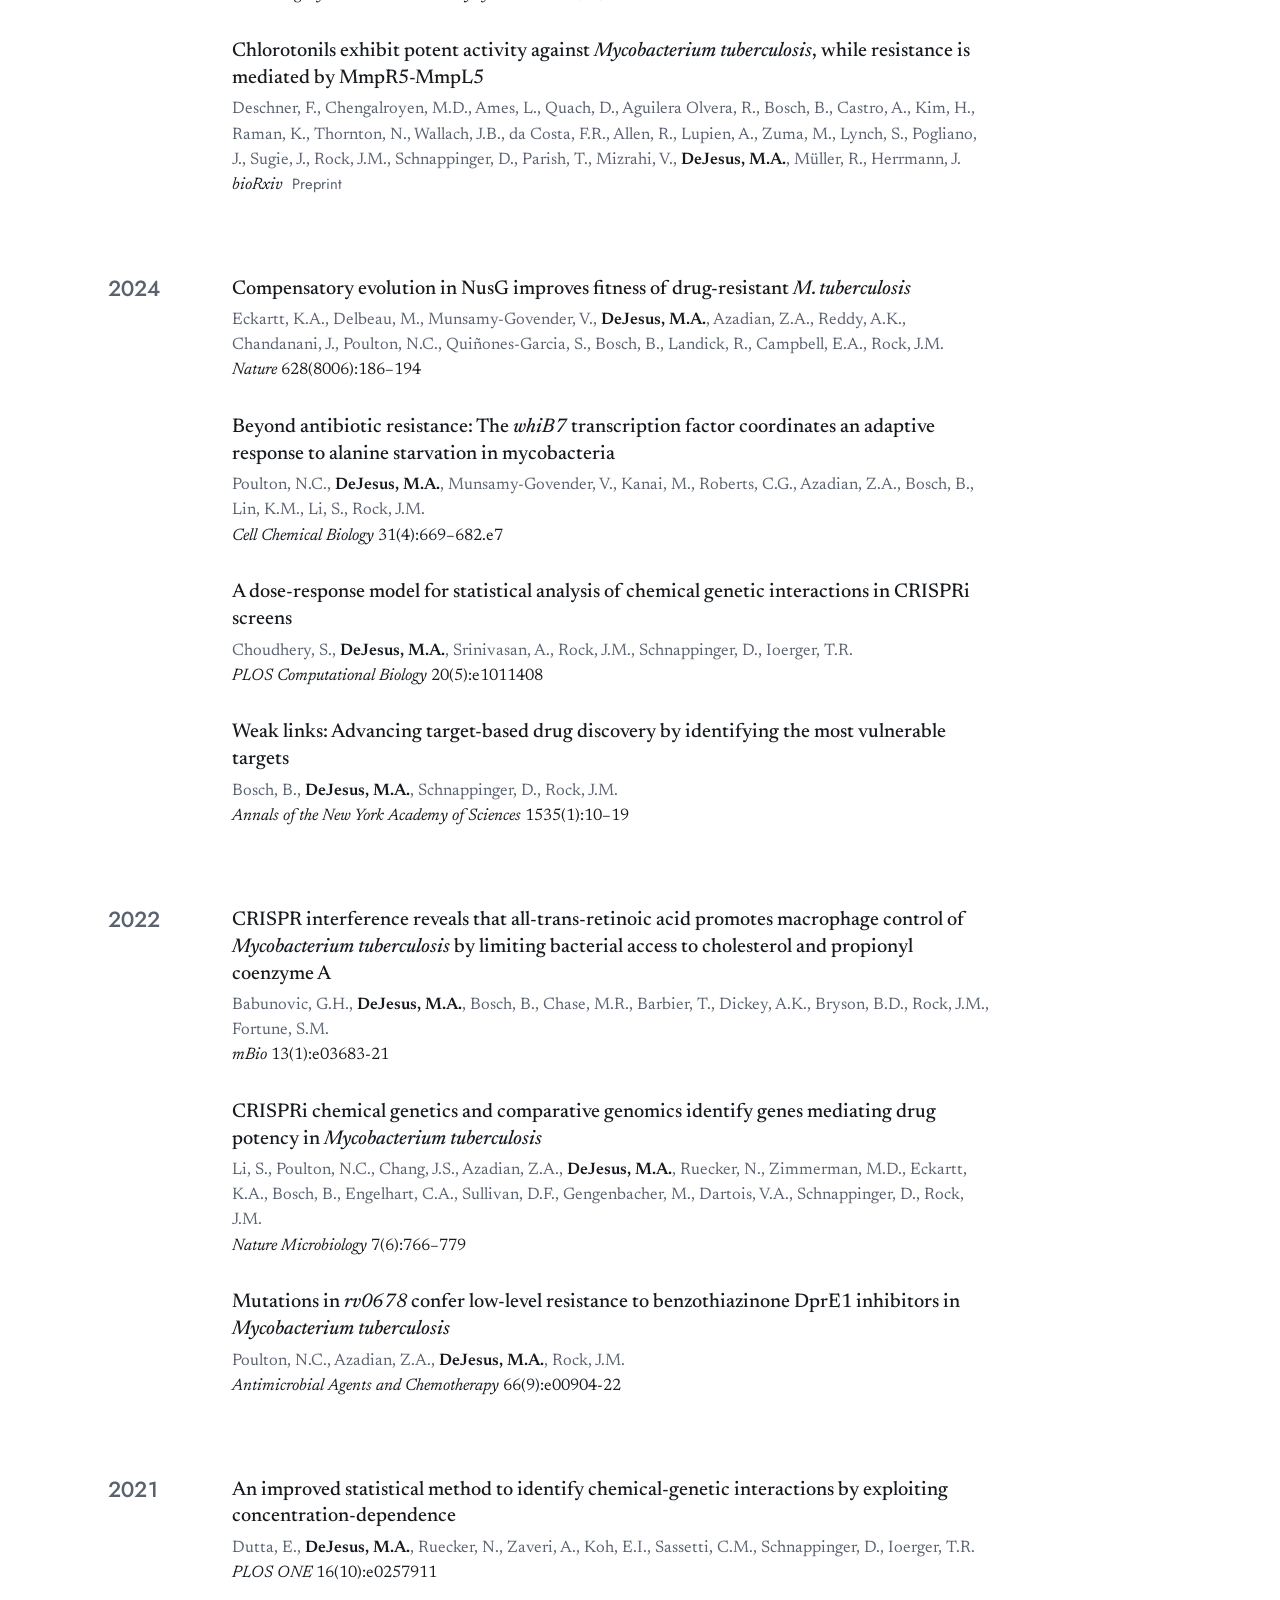
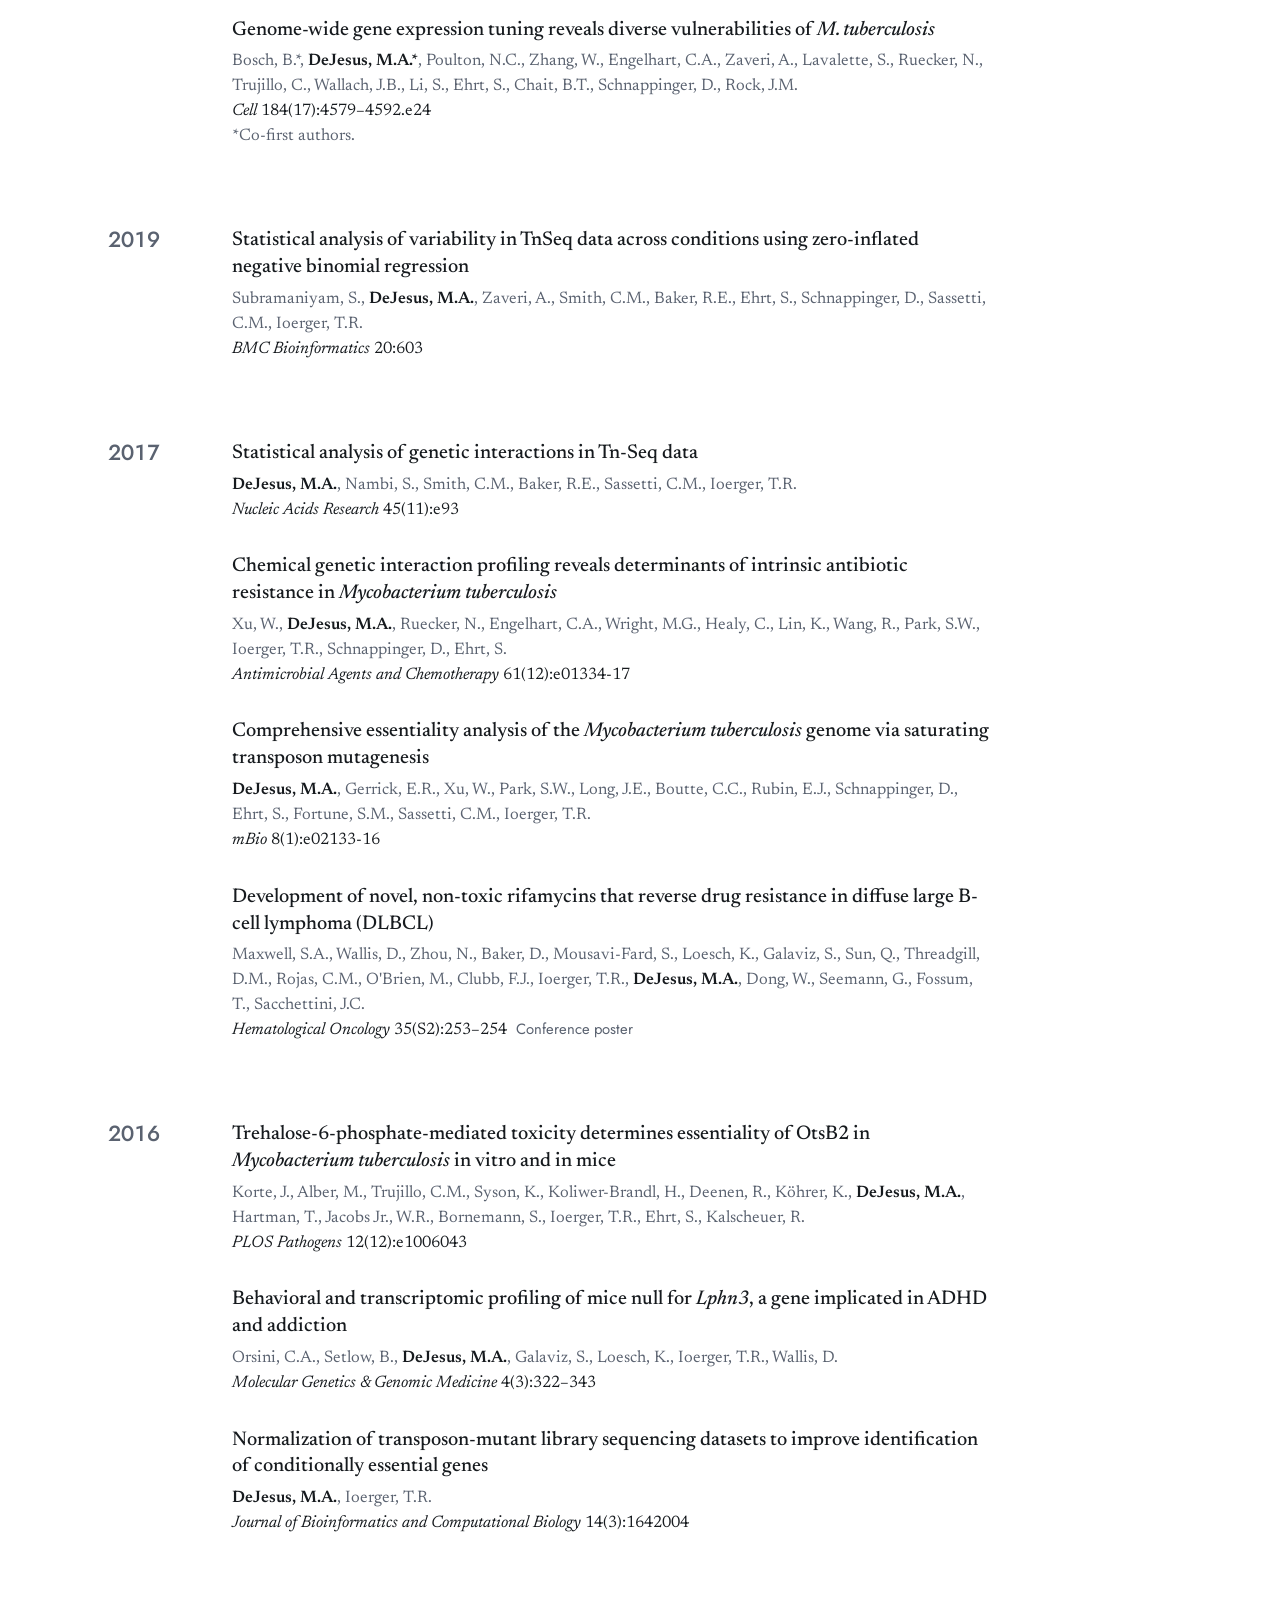
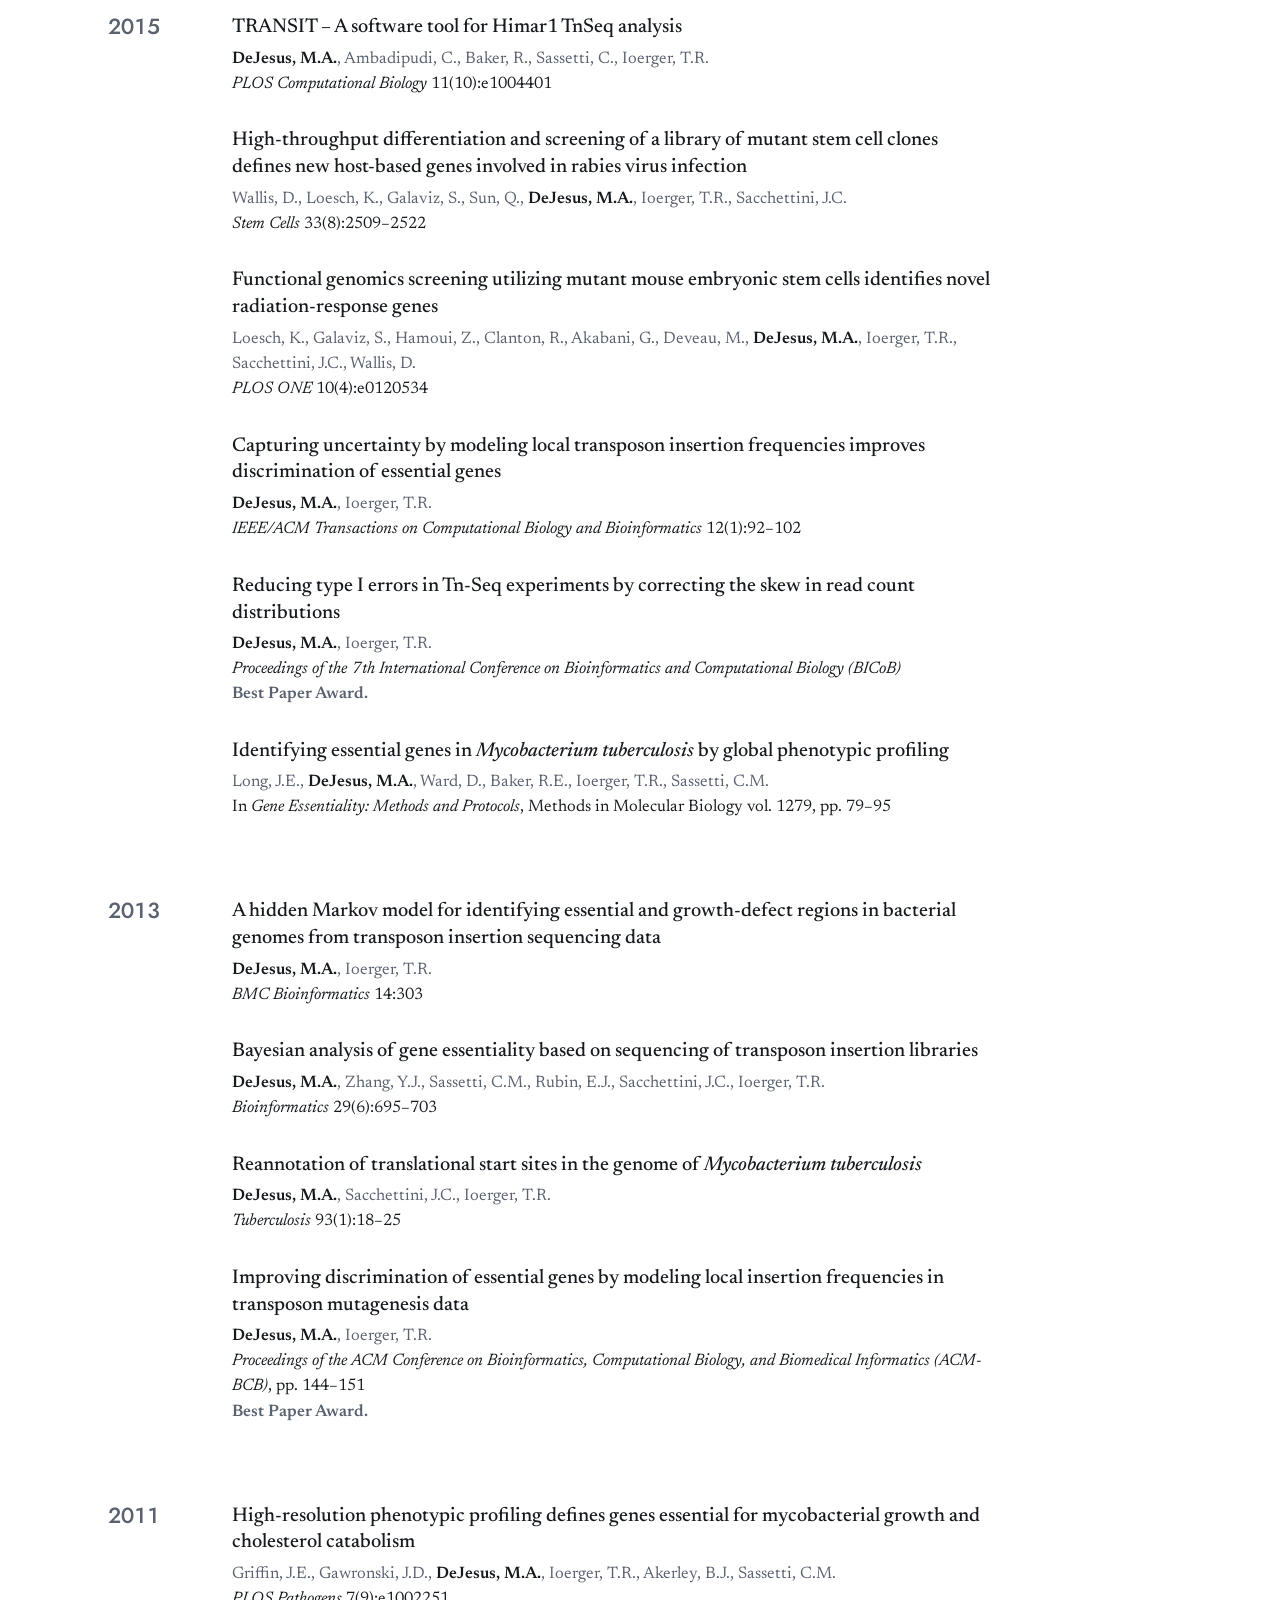
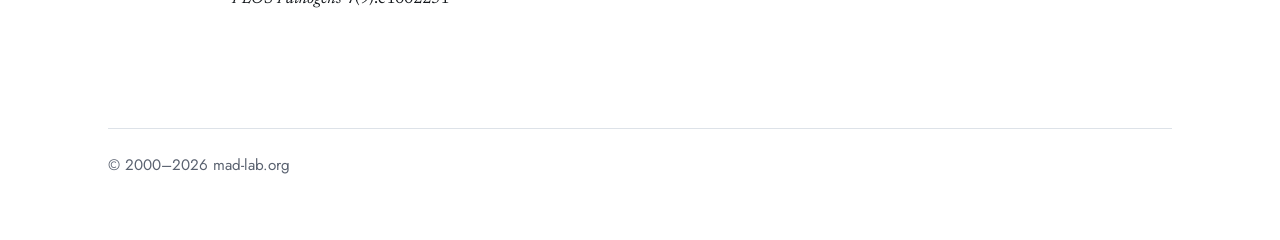
<file: pubs/index.html>
<!DOCTYPE html>
<html lang="en">
<head>
  <meta charset="utf-8">
  <meta name="viewport" content="width=device-width, initial-scale=1">
  <title>Publications | mad-lab</title>
  <meta name="description" content="Michael A. DeJesus, computational biologist at The Rockefeller University. Statistical methods and software for TnSeq and CRISPRi screens in Mycobacterium tuberculosis.">
  
  <link rel="canonical" href="https://mad-lab.org/pubs/">
  <link rel="icon" href="/favicon.ico" sizes="16x16 32x32 48x48">
  <link rel="apple-touch-icon" href="/static/images/apple-touch-icon.b6c1f305977e.png">
  <link rel="stylesheet" href="/static/css/fonts.ff93122875ae.css">
  <link rel="stylesheet" href="/static/css/site.8f35486a4df6.css">
  <script type="application/ld+json">
  {
    "@context": "https://schema.org",
    "@type": "Person",
    "name": "Michael A. DeJesus",
    "url": "https://mad-lab.org",
    "jobTitle": "Senior Computational Biologist",
    "affiliation": {"@type": "Organization", "name": "The Rockefeller University"},
    "sameAs": [
      "https://github.com/mad-lab",
      "https://orcid.org/0000-0003-3867-0299",
      "https://scholar.google.com/citations?user=vm2tbzYAAAAJ",
      "https://www.linkedin.com/in/mad-lab/"
    ]
  }
  </script>
  
<link rel="stylesheet" href="https://cdn.scite.ai/badge/scite-badge-latest.min.css">
<script async src="https://cdn.scite.ai/badge/scite-badge-latest.min.js"></script>

</head>
<body>
  <div class="wrap">
    <header class="site-header">
      <a class="brand" href="/"><img src="/static/images/madlab_wordmark.38101d890f2f.png" alt="mad-lab" width="543" height="120"></a>
      <nav aria-label="Main">
        <ul>
          
          <li><a href="/pubs/" aria-current="page">Publications</a></li>
          <li class="menu">
            <button class="menu-toggle" type="button" aria-expanded="false" aria-controls="github-menu">GitHub</button>
            <ul class="menu-list" id="github-menu">
              <li><a href="https://github.com/mad-lab"><span class="menu-name">mad-lab</span><span class="menu-note">Personal</span></a></li>
              <li><a href="https://github.com/rock-lab"><span class="menu-name">rock-lab</span><span class="menu-note">Rock Lab</span></a></li>
            </ul>
          </li>
          <li><a href="/cv.pdf">CV</a></li>
          <li><a href="/contact/">Contact</a></li>
        </ul>
      </nav>
    </header>

    <main>
      
<h1>Publications</h1>
<p class="lede">Newest first. My name is in bold; * marks co-first and &dagger; co-senior authors. Also available as <a href="/publications.bib">BibTeX</a>.</p>


<section class="pubs-year" aria-labelledby="y2026">
  <h2 id="y2026">2026</h2>
  <ol class="pub-list">
    <li class="pub">
  <p class="pub-title"><a href="https://doi.org/10.1038/s41586-026-11212-0">Comprehensive mapping of essential-gene interactions in <i>M. tuberculosis</i></a></p>
  <p class="pub-authors">Kresse, I.J.*, Sayegh, N.Y.*, Munsamy-Govender, V., Na, A., Nitz, S., Ozakman, Y., Bosch, B., Gonzalez, S., Poulton, N.C., Reddy, A., Wallach, J.B., Aguilera Olvera, R., Castro, A., Kim, H., Wong, A.I., Tornow, N., Bueler, S.A., Law, W.W.H., Glickman, M.S., Rubinstein, J.L., Schnappinger, D., <b>DeJesus, M.A.†</b>, Rock, J.M.†</p>
  <p class="pub-venue"><i>Nature</i></p>
  <p class="pub-notes">*Co-first authors. †Co-senior authors.</p>
  <div class="scite-badge" data-doi="10.1038/s41586-026-11212-0" data-layout="horizontal" data-show-zero="true" data-show-labels="false"></div>
</li>
<li class="pub">
  <p class="pub-title"><a href="https://doi.org/10.1128/mbio.00610-26">Utilization of a CRISPRi-based ex vivo challenge model to reveal temporally dependent gene essentiality in intracellular <i>Mycobacterium tuberculosis</i></a></p>
  <p class="pub-authors">Theriault, M.E., Wong, A.I., <b>DeJesus, M.A.</b>, Pisu, D., Lee, B.N.R., Kirukubar, G., Li, S., Wallach, J.B., Schnappinger, D., Lê-Bury, G., Russell, D.G., Rock, J.M.</p>
  <p class="pub-venue"><i>mBio</i> 17(5):e00610-26</p>
  
  <div class="scite-badge" data-doi="10.1128/mbio.00610-26" data-layout="horizontal" data-show-zero="true" data-show-labels="false"></div>
</li>
<li class="pub">
  <p class="pub-title"><a href="https://doi.org/10.1038/s41564-026-02357-9">Transcription attenuation amplifies collateral vulnerabilities in rifampicin-resistant <i>Mycobacterium tuberculosis</i></a></p>
  <p class="pub-authors">Eckartt, K.A., Munsamy-Govender, V., Quiñones-Garcia, S., <b>DeJesus, M.A.</b>, Ju, X., Liu, S., Rock, J.M.</p>
  <p class="pub-venue"><i>Nature Microbiology</i> 11(6):1696–1710</p>
  
  <div class="scite-badge" data-doi="10.1038/s41564-026-02357-9" data-layout="horizontal" data-show-zero="true" data-show-labels="false"></div>
</li>
<li class="pub">
  <p class="pub-title"><a href="https://doi.org/10.64898/2026.07.15.738315">Predicting the protein interaction landscape of a mycobacterial pathogen</a></p>
  <p class="pub-authors">Todor, H., Kim, L.M., Billings, E., Grzegorzewicz, A.E., Burkhart, H.N., <b>DeJesus, M.A.</b>, Na, A., Nitz, S., Shell, S.S., Campbell, E.A., Jackson, M., Mancia, F., Rock, J.M., Gross, C.A., Chen, J.</p>
  <p class="pub-venue"><i>bioRxiv</i> <span class="pub-label">Preprint</span></p>
  
  <div class="scite-badge" data-doi="10.64898/2026.07.15.738315" data-layout="horizontal" data-show-zero="true" data-show-labels="false"></div>
</li>
<li class="pub">
  <p class="pub-title"><a href="https://doi.org/10.1101/2025.09.15.676370"><i>Mycobacterium tuberculosis</i> genes needed for intra-alveolar resuscitation after airborne transmission</a></p>
  <p class="pub-authors">Singh, P.R., Gengenbacher, M., Mishra, S., Jinich, A., Jiang, X., Tsang, F., Cristaldo, M., <b>DeJesus, M.A.</b>, Rhee, K.Y., Kaner, R.J., Leopold, P.L., Crystal, R.G., Kathayat, D., VanderVen, B.C., Nathan, C.F.</p>
  <p class="pub-venue"><i>bioRxiv</i> <span class="pub-label">Preprint</span></p>
  
  <div class="scite-badge" data-doi="10.1101/2025.09.15.676370" data-layout="horizontal" data-show-zero="true" data-show-labels="false"></div>
</li>
<li class="pub">
  <p class="pub-title"><a href="https://doi.org/10.64898/2026.03.10.710584">Metabolic control of drug resistance by a mycobacterial ion channel</a></p>
  <p class="pub-authors">Gouzy, A., Li, S., Chen, J., Na, A., Saleh, A., Azadian, Z.A., Tam, K., Munsamy-Govender, V., Poulton, N.C., <b>DeJesus, M.A.</b>, Schnappinger, D., Rhee, K.Y., Ehrt, S., Rock, J.M.</p>
  <p class="pub-venue"><i>bioRxiv</i> <span class="pub-label">Preprint</span></p>
  
  <div class="scite-badge" data-doi="10.64898/2026.03.10.710584" data-layout="horizontal" data-show-zero="true" data-show-labels="false"></div>
</li>

  </ol>
</section>

<section class="pubs-year" aria-labelledby="y2025">
  <h2 id="y2025">2025</h2>
  <ol class="pub-list">
    <li class="pub">
  <p class="pub-title"><a href="https://doi.org/10.1111/mmi.15370">The <i>Mycobacterium tuberculosis</i> Transposon Sequencing Database (MtbTnDB): A large-scale guide to genetic conditional essentiality</a></p>
  <p class="pub-authors">Jinich, A., Zaveri, A., <b>DeJesus, M.A.</b>, Spencer, A., Almada-Monter, R., Flores-Bautista, E., Smith, C.M., Sassetti, C.M., Rock, J.M., Ehrt, S., Schnappinger, D., Ioerger, T.R., Rhee, K.Y.</p>
  <p class="pub-venue"><i>Molecular Microbiology</i> 124(1):91–101</p>
  
  <div class="scite-badge" data-doi="10.1111/mmi.15370" data-layout="horizontal" data-show-zero="true" data-show-labels="false"></div>
</li>
<li class="pub">
  <p class="pub-title"><a href="https://doi.org/10.1073/pnas.2425981122">Candidate transmission survival genome of <i>Mycobacterium tuberculosis</i></a></p>
  <p class="pub-authors">Mishra, S., Singh, P.R., Hu, X., Lopez-Quezada, L., Jinich, A., Jahn, R., Geurts, L., Shen, N., <b>DeJesus, M.A.</b>, Hartman, T., Rhee, K., Zimmerman, M., Dartois, V., Jones, R.M., Jiang, X., Almada-Monter, R., Bourouiba, L., Nathan, C.</p>
  <p class="pub-venue"><i>Proceedings of the National Academy of Sciences</i> 122(10):e2425981122</p>
  
  <div class="scite-badge" data-doi="10.1073/pnas.2425981122" data-layout="horizontal" data-show-zero="true" data-show-labels="false"></div>
</li>
<li class="pub">
  <p class="pub-title"><a href="https://doi.org/10.64898/2025.12.09.693342">Chlorotonils exhibit potent activity against <i>Mycobacterium tuberculosis</i>, while resistance is mediated by MmpR5-MmpL5</a></p>
  <p class="pub-authors">Deschner, F., Chengalroyen, M.D., Ames, L., Quach, D., Aguilera Olvera, R., Bosch, B., Castro, A., Kim, H., Raman, K., Thornton, N., Wallach, J.B., da Costa, F.R., Allen, R., Lupien, A., Zuma, M., Lynch, S., Pogliano, J., Sugie, J., Rock, J.M., Schnappinger, D., Parish, T., Mizrahi, V., <b>DeJesus, M.A.</b>, Müller, R., Herrmann, J.</p>
  <p class="pub-venue"><i>bioRxiv</i> <span class="pub-label">Preprint</span></p>
  
  <div class="scite-badge" data-doi="10.64898/2025.12.09.693342" data-layout="horizontal" data-show-zero="true" data-show-labels="false"></div>
</li>

  </ol>
</section>

<section class="pubs-year" aria-labelledby="y2024">
  <h2 id="y2024">2024</h2>
  <ol class="pub-list">
    <li class="pub">
  <p class="pub-title"><a href="https://doi.org/10.1038/s41586-024-07206-5">Compensatory evolution in NusG improves fitness of drug-resistant <i>M. tuberculosis</i></a></p>
  <p class="pub-authors">Eckartt, K.A., Delbeau, M., Munsamy-Govender, V., <b>DeJesus, M.A.</b>, Azadian, Z.A., Reddy, A.K., Chandanani, J., Poulton, N.C., Quiñones-Garcia, S., Bosch, B., Landick, R., Campbell, E.A., Rock, J.M.</p>
  <p class="pub-venue"><i>Nature</i> 628(8006):186–194</p>
  
  <div class="scite-badge" data-doi="10.1038/s41586-024-07206-5" data-layout="horizontal" data-show-zero="true" data-show-labels="false"></div>
</li>
<li class="pub">
  <p class="pub-title"><a href="https://doi.org/10.1016/j.chembiol.2023.12.020">Beyond antibiotic resistance: The <i>whiB7</i> transcription factor coordinates an adaptive response to alanine starvation in mycobacteria</a></p>
  <p class="pub-authors">Poulton, N.C., <b>DeJesus, M.A.</b>, Munsamy-Govender, V., Kanai, M., Roberts, C.G., Azadian, Z.A., Bosch, B., Lin, K.M., Li, S., Rock, J.M.</p>
  <p class="pub-venue"><i>Cell Chemical Biology</i> 31(4):669–682.e7</p>
  
  <div class="scite-badge" data-doi="10.1016/j.chembiol.2023.12.020" data-layout="horizontal" data-show-zero="true" data-show-labels="false"></div>
</li>
<li class="pub">
  <p class="pub-title"><a href="https://doi.org/10.1371/journal.pcbi.1011408">A dose-response model for statistical analysis of chemical genetic interactions in CRISPRi screens</a></p>
  <p class="pub-authors">Choudhery, S., <b>DeJesus, M.A.</b>, Srinivasan, A., Rock, J.M., Schnappinger, D., Ioerger, T.R.</p>
  <p class="pub-venue"><i>PLOS Computational Biology</i> 20(5):e1011408</p>
  
  <div class="scite-badge" data-doi="10.1371/journal.pcbi.1011408" data-layout="horizontal" data-show-zero="true" data-show-labels="false"></div>
</li>
<li class="pub">
  <p class="pub-title"><a href="https://doi.org/10.1111/nyas.15139">Weak links: Advancing target-based drug discovery by identifying the most vulnerable targets</a></p>
  <p class="pub-authors">Bosch, B., <b>DeJesus, M.A.</b>, Schnappinger, D., Rock, J.M.</p>
  <p class="pub-venue"><i>Annals of the New York Academy of Sciences</i> 1535(1):10–19</p>
  
  <div class="scite-badge" data-doi="10.1111/nyas.15139" data-layout="horizontal" data-show-zero="true" data-show-labels="false"></div>
</li>

  </ol>
</section>

<section class="pubs-year" aria-labelledby="y2022">
  <h2 id="y2022">2022</h2>
  <ol class="pub-list">
    <li class="pub">
  <p class="pub-title"><a href="https://doi.org/10.1128/mbio.03683-21">CRISPR interference reveals that all-trans-retinoic acid promotes macrophage control of <i>Mycobacterium tuberculosis</i> by limiting bacterial access to cholesterol and propionyl coenzyme A</a></p>
  <p class="pub-authors">Babunovic, G.H., <b>DeJesus, M.A.</b>, Bosch, B., Chase, M.R., Barbier, T., Dickey, A.K., Bryson, B.D., Rock, J.M., Fortune, S.M.</p>
  <p class="pub-venue"><i>mBio</i> 13(1):e03683-21</p>
  
  <div class="scite-badge" data-doi="10.1128/mbio.03683-21" data-layout="horizontal" data-show-zero="true" data-show-labels="false"></div>
</li>
<li class="pub">
  <p class="pub-title"><a href="https://doi.org/10.1038/s41564-022-01130-y">CRISPRi chemical genetics and comparative genomics identify genes mediating drug potency in <i>Mycobacterium tuberculosis</i></a></p>
  <p class="pub-authors">Li, S., Poulton, N.C., Chang, J.S., Azadian, Z.A., <b>DeJesus, M.A.</b>, Ruecker, N., Zimmerman, M.D., Eckartt, K.A., Bosch, B., Engelhart, C.A., Sullivan, D.F., Gengenbacher, M., Dartois, V.A., Schnappinger, D., Rock, J.M.</p>
  <p class="pub-venue"><i>Nature Microbiology</i> 7(6):766–779</p>
  
  <div class="scite-badge" data-doi="10.1038/s41564-022-01130-y" data-layout="horizontal" data-show-zero="true" data-show-labels="false"></div>
</li>
<li class="pub">
  <p class="pub-title"><a href="https://doi.org/10.1128/aac.00904-22">Mutations in <i>rv0678</i> confer low-level resistance to benzothiazinone DprE1 inhibitors in <i>Mycobacterium tuberculosis</i></a></p>
  <p class="pub-authors">Poulton, N.C., Azadian, Z.A., <b>DeJesus, M.A.</b>, Rock, J.M.</p>
  <p class="pub-venue"><i>Antimicrobial Agents and Chemotherapy</i> 66(9):e00904-22</p>
  
  <div class="scite-badge" data-doi="10.1128/aac.00904-22" data-layout="horizontal" data-show-zero="true" data-show-labels="false"></div>
</li>

  </ol>
</section>

<section class="pubs-year" aria-labelledby="y2021">
  <h2 id="y2021">2021</h2>
  <ol class="pub-list">
    <li class="pub">
  <p class="pub-title"><a href="https://doi.org/10.1371/journal.pone.0257911">An improved statistical method to identify chemical-genetic interactions by exploiting concentration-dependence</a></p>
  <p class="pub-authors">Dutta, E., <b>DeJesus, M.A.</b>, Ruecker, N., Zaveri, A., Koh, E.I., Sassetti, C.M., Schnappinger, D., Ioerger, T.R.</p>
  <p class="pub-venue"><i>PLOS ONE</i> 16(10):e0257911</p>
  
  <div class="scite-badge" data-doi="10.1371/journal.pone.0257911" data-layout="horizontal" data-show-zero="true" data-show-labels="false"></div>
</li>
<li class="pub">
  <p class="pub-title"><a href="https://doi.org/10.1016/j.cell.2021.06.033">Genome-wide gene expression tuning reveals diverse vulnerabilities of <i>M. tuberculosis</i></a></p>
  <p class="pub-authors">Bosch, B.*, <b>DeJesus, M.A.*</b>, Poulton, N.C., Zhang, W., Engelhart, C.A., Zaveri, A., Lavalette, S., Ruecker, N., Trujillo, C., Wallach, J.B., Li, S., Ehrt, S., Chait, B.T., Schnappinger, D., Rock, J.M.</p>
  <p class="pub-venue"><i>Cell</i> 184(17):4579–4592.e24</p>
  <p class="pub-notes">*Co-first authors.</p>
  <div class="scite-badge" data-doi="10.1016/j.cell.2021.06.033" data-layout="horizontal" data-show-zero="true" data-show-labels="false"></div>
</li>

  </ol>
</section>

<section class="pubs-year" aria-labelledby="y2019">
  <h2 id="y2019">2019</h2>
  <ol class="pub-list">
    <li class="pub">
  <p class="pub-title"><a href="https://doi.org/10.1186/s12859-019-3156-z">Statistical analysis of variability in TnSeq data across conditions using zero-inflated negative binomial regression</a></p>
  <p class="pub-authors">Subramaniyam, S., <b>DeJesus, M.A.</b>, Zaveri, A., Smith, C.M., Baker, R.E., Ehrt, S., Schnappinger, D., Sassetti, C.M., Ioerger, T.R.</p>
  <p class="pub-venue"><i>BMC Bioinformatics</i> 20:603</p>
  
  <div class="scite-badge" data-doi="10.1186/s12859-019-3156-z" data-layout="horizontal" data-show-zero="true" data-show-labels="false"></div>
</li>

  </ol>
</section>

<section class="pubs-year" aria-labelledby="y2017">
  <h2 id="y2017">2017</h2>
  <ol class="pub-list">
    <li class="pub">
  <p class="pub-title"><a href="https://doi.org/10.1093/nar/gkx128">Statistical analysis of genetic interactions in Tn-Seq data</a></p>
  <p class="pub-authors"><b>DeJesus, M.A.</b>, Nambi, S., Smith, C.M., Baker, R.E., Sassetti, C.M., Ioerger, T.R.</p>
  <p class="pub-venue"><i>Nucleic Acids Research</i> 45(11):e93</p>
  
  <div class="scite-badge" data-doi="10.1093/nar/gkx128" data-layout="horizontal" data-show-zero="true" data-show-labels="false"></div>
</li>
<li class="pub">
  <p class="pub-title"><a href="https://doi.org/10.1128/AAC.01334-17">Chemical genetic interaction profiling reveals determinants of intrinsic antibiotic resistance in <i>Mycobacterium tuberculosis</i></a></p>
  <p class="pub-authors">Xu, W., <b>DeJesus, M.A.</b>, Ruecker, N., Engelhart, C.A., Wright, M.G., Healy, C., Lin, K., Wang, R., Park, S.W., Ioerger, T.R., Schnappinger, D., Ehrt, S.</p>
  <p class="pub-venue"><i>Antimicrobial Agents and Chemotherapy</i> 61(12):e01334-17</p>
  
  <div class="scite-badge" data-doi="10.1128/AAC.01334-17" data-layout="horizontal" data-show-zero="true" data-show-labels="false"></div>
</li>
<li class="pub">
  <p class="pub-title"><a href="https://doi.org/10.1128/mBio.02133-16">Comprehensive essentiality analysis of the <i>Mycobacterium tuberculosis</i> genome via saturating transposon mutagenesis</a></p>
  <p class="pub-authors"><b>DeJesus, M.A.</b>, Gerrick, E.R., Xu, W., Park, S.W., Long, J.E., Boutte, C.C., Rubin, E.J., Schnappinger, D., Ehrt, S., Fortune, S.M., Sassetti, C.M., Ioerger, T.R.</p>
  <p class="pub-venue"><i>mBio</i> 8(1):e02133-16</p>
  
  <div class="scite-badge" data-doi="10.1128/mBio.02133-16" data-layout="horizontal" data-show-zero="true" data-show-labels="false"></div>
</li>
<li class="pub">
  <p class="pub-title"><a href="https://doi.org/10.1002/hon.2438_118">Development of novel, non-toxic rifamycins that reverse drug resistance in diffuse large B-cell lymphoma (DLBCL)</a></p>
  <p class="pub-authors">Maxwell, S.A., Wallis, D., Zhou, N., Baker, D., Mousavi-Fard, S., Loesch, K., Galaviz, S., Sun, Q., Threadgill, D.M., Rojas, C.M., O&#x27;Brien, M., Clubb, F.J., Ioerger, T.R., <b>DeJesus, M.A.</b>, Dong, W., Seemann, G., Fossum, T., Sacchettini, J.C.</p>
  <p class="pub-venue"><i>Hematological Oncology</i> 35(S2):253–254 <span class="pub-label">Conference poster</span></p>
  
  <div class="scite-badge" data-doi="10.1002/hon.2438_118" data-layout="horizontal" data-show-zero="true" data-show-labels="false"></div>
</li>

  </ol>
</section>

<section class="pubs-year" aria-labelledby="y2016">
  <h2 id="y2016">2016</h2>
  <ol class="pub-list">
    <li class="pub">
  <p class="pub-title"><a href="https://doi.org/10.1371/journal.ppat.1006043">Trehalose-6-phosphate-mediated toxicity determines essentiality of OtsB2 in <i>Mycobacterium tuberculosis</i> in vitro and in mice</a></p>
  <p class="pub-authors">Korte, J., Alber, M., Trujillo, C.M., Syson, K., Koliwer-Brandl, H., Deenen, R., Köhrer, K., <b>DeJesus, M.A.</b>, Hartman, T., Jacobs Jr., W.R., Bornemann, S., Ioerger, T.R., Ehrt, S., Kalscheuer, R.</p>
  <p class="pub-venue"><i>PLOS Pathogens</i> 12(12):e1006043</p>
  
  <div class="scite-badge" data-doi="10.1371/journal.ppat.1006043" data-layout="horizontal" data-show-zero="true" data-show-labels="false"></div>
</li>
<li class="pub">
  <p class="pub-title"><a href="https://doi.org/10.1002/mgg3.207">Behavioral and transcriptomic profiling of mice null for <i>Lphn3</i>, a gene implicated in ADHD and addiction</a></p>
  <p class="pub-authors">Orsini, C.A., Setlow, B., <b>DeJesus, M.A.</b>, Galaviz, S., Loesch, K., Ioerger, T.R., Wallis, D.</p>
  <p class="pub-venue"><i>Molecular Genetics &amp; Genomic Medicine</i> 4(3):322–343</p>
  
  <div class="scite-badge" data-doi="10.1002/mgg3.207" data-layout="horizontal" data-show-zero="true" data-show-labels="false"></div>
</li>
<li class="pub">
  <p class="pub-title"><a href="https://doi.org/10.1142/S021972001642004X">Normalization of transposon-mutant library sequencing datasets to improve identification of conditionally essential genes</a></p>
  <p class="pub-authors"><b>DeJesus, M.A.</b>, Ioerger, T.R.</p>
  <p class="pub-venue"><i>Journal of Bioinformatics and Computational Biology</i> 14(3):1642004</p>
  
  <div class="scite-badge" data-doi="10.1142/S021972001642004X" data-layout="horizontal" data-show-zero="true" data-show-labels="false"></div>
</li>

  </ol>
</section>

<section class="pubs-year" aria-labelledby="y2015">
  <h2 id="y2015">2015</h2>
  <ol class="pub-list">
    <li class="pub">
  <p class="pub-title"><a href="https://doi.org/10.1371/journal.pcbi.1004401">TRANSIT – A software tool for Himar1 TnSeq analysis</a></p>
  <p class="pub-authors"><b>DeJesus, M.A.</b>, Ambadipudi, C., Baker, R., Sassetti, C., Ioerger, T.R.</p>
  <p class="pub-venue"><i>PLOS Computational Biology</i> 11(10):e1004401</p>
  
  <div class="scite-badge" data-doi="10.1371/journal.pcbi.1004401" data-layout="horizontal" data-show-zero="true" data-show-labels="false"></div>
</li>
<li class="pub">
  <p class="pub-title"><a href="https://doi.org/10.1002/stem.1983">High-throughput differentiation and screening of a library of mutant stem cell clones defines new host-based genes involved in rabies virus infection</a></p>
  <p class="pub-authors">Wallis, D., Loesch, K., Galaviz, S., Sun, Q., <b>DeJesus, M.A.</b>, Ioerger, T.R., Sacchettini, J.C.</p>
  <p class="pub-venue"><i>Stem Cells</i> 33(8):2509–2522</p>
  
  <div class="scite-badge" data-doi="10.1002/stem.1983" data-layout="horizontal" data-show-zero="true" data-show-labels="false"></div>
</li>
<li class="pub">
  <p class="pub-title"><a href="https://doi.org/10.1371/journal.pone.0120534">Functional genomics screening utilizing mutant mouse embryonic stem cells identifies novel radiation-response genes</a></p>
  <p class="pub-authors">Loesch, K., Galaviz, S., Hamoui, Z., Clanton, R., Akabani, G., Deveau, M., <b>DeJesus, M.A.</b>, Ioerger, T.R., Sacchettini, J.C., Wallis, D.</p>
  <p class="pub-venue"><i>PLOS ONE</i> 10(4):e0120534</p>
  
  <div class="scite-badge" data-doi="10.1371/journal.pone.0120534" data-layout="horizontal" data-show-zero="true" data-show-labels="false"></div>
</li>
<li class="pub">
  <p class="pub-title"><a href="https://doi.org/10.1109/TCBB.2014.2326857">Capturing uncertainty by modeling local transposon insertion frequencies improves discrimination of essential genes</a></p>
  <p class="pub-authors"><b>DeJesus, M.A.</b>, Ioerger, T.R.</p>
  <p class="pub-venue"><i>IEEE/ACM Transactions on Computational Biology and Bioinformatics</i> 12(1):92–102</p>
  
  <div class="scite-badge" data-doi="10.1109/TCBB.2014.2326857" data-layout="horizontal" data-show-zero="true" data-show-labels="false"></div>
</li>
<li class="pub">
  <p class="pub-title">Reducing type I errors in Tn-Seq experiments by correcting the skew in read count distributions</p>
  <p class="pub-authors"><b>DeJesus, M.A.</b>, Ioerger, T.R.</p>
  <p class="pub-venue"><i>Proceedings of the 7th International Conference on Bioinformatics and Computational Biology (BICoB)</i></p>
  <p class="pub-notes"><b>Best Paper Award.</b></p>
  
</li>
<li class="pub">
  <p class="pub-title"><a href="https://doi.org/10.1007/978-1-4939-2398-4_6">Identifying essential genes in <i>Mycobacterium tuberculosis</i> by global phenotypic profiling</a></p>
  <p class="pub-authors">Long, J.E., <b>DeJesus, M.A.</b>, Ward, D., Baker, R.E., Ioerger, T.R., Sassetti, C.M.</p>
  <p class="pub-venue">In <i>Gene Essentiality: Methods and Protocols</i>, Methods in Molecular Biology vol. 1279, pp. 79–95</p>
  
  <div class="scite-badge" data-doi="10.1007/978-1-4939-2398-4_6" data-layout="horizontal" data-show-zero="true" data-show-labels="false"></div>
</li>

  </ol>
</section>

<section class="pubs-year" aria-labelledby="y2013">
  <h2 id="y2013">2013</h2>
  <ol class="pub-list">
    <li class="pub">
  <p class="pub-title"><a href="https://doi.org/10.1186/1471-2105-14-303">A hidden Markov model for identifying essential and growth-defect regions in bacterial genomes from transposon insertion sequencing data</a></p>
  <p class="pub-authors"><b>DeJesus, M.A.</b>, Ioerger, T.R.</p>
  <p class="pub-venue"><i>BMC Bioinformatics</i> 14:303</p>
  
  <div class="scite-badge" data-doi="10.1186/1471-2105-14-303" data-layout="horizontal" data-show-zero="true" data-show-labels="false"></div>
</li>
<li class="pub">
  <p class="pub-title"><a href="https://doi.org/10.1093/bioinformatics/btt043">Bayesian analysis of gene essentiality based on sequencing of transposon insertion libraries</a></p>
  <p class="pub-authors"><b>DeJesus, M.A.</b>, Zhang, Y.J., Sassetti, C.M., Rubin, E.J., Sacchettini, J.C., Ioerger, T.R.</p>
  <p class="pub-venue"><i>Bioinformatics</i> 29(6):695–703</p>
  
  <div class="scite-badge" data-doi="10.1093/bioinformatics/btt043" data-layout="horizontal" data-show-zero="true" data-show-labels="false"></div>
</li>
<li class="pub">
  <p class="pub-title"><a href="https://doi.org/10.1016/j.tube.2012.11.012">Reannotation of translational start sites in the genome of <i>Mycobacterium tuberculosis</i></a></p>
  <p class="pub-authors"><b>DeJesus, M.A.</b>, Sacchettini, J.C., Ioerger, T.R.</p>
  <p class="pub-venue"><i>Tuberculosis</i> 93(1):18–25</p>
  
  <div class="scite-badge" data-doi="10.1016/j.tube.2012.11.012" data-layout="horizontal" data-show-zero="true" data-show-labels="false"></div>
</li>
<li class="pub">
  <p class="pub-title"><a href="https://doi.org/10.1145/2506583.2506610">Improving discrimination of essential genes by modeling local insertion frequencies in transposon mutagenesis data</a></p>
  <p class="pub-authors"><b>DeJesus, M.A.</b>, Ioerger, T.R.</p>
  <p class="pub-venue"><i>Proceedings of the ACM Conference on Bioinformatics, Computational Biology, and Biomedical Informatics (ACM-BCB)</i>, pp. 144–151</p>
  <p class="pub-notes"><b>Best Paper Award.</b></p>
  <div class="scite-badge" data-doi="10.1145/2506583.2506610" data-layout="horizontal" data-show-zero="true" data-show-labels="false"></div>
</li>

  </ol>
</section>

<section class="pubs-year" aria-labelledby="y2011">
  <h2 id="y2011">2011</h2>
  <ol class="pub-list">
    <li class="pub">
  <p class="pub-title"><a href="https://doi.org/10.1371/journal.ppat.1002251">High-resolution phenotypic profiling defines genes essential for mycobacterial growth and cholesterol catabolism</a></p>
  <p class="pub-authors">Griffin, J.E., Gawronski, J.D., <b>DeJesus, M.A.</b>, Ioerger, T.R., Akerley, B.J., Sassetti, C.M.</p>
  <p class="pub-venue"><i>PLOS Pathogens</i> 7(9):e1002251</p>
  
  <div class="scite-badge" data-doi="10.1371/journal.ppat.1002251" data-layout="horizontal" data-show-zero="true" data-show-labels="false"></div>
</li>

  </ol>
</section>


    </main>

    <footer class="site-footer">
      <p>&copy; 2000&ndash;2026 mad-lab.org</p>
    </footer>
  </div>
  <script src="/static/js/nav.ba4e837e12d0.js" defer></script>
  
</body>
</html>
</file>
<file: static/css/fonts.ff93122875ae.css>
/* Jost and Newsreader (SIL Open Font License 1.1), self-hosted variable woff2. */

@font-face {
  font-family: 'Jost';
  font-style: normal;
  font-weight: 400 600;
  font-display: swap;
  src: url("../fonts/jost-normal-latin-ext.7f44f6fd229b.woff2") format('woff2');
  unicode-range: U+0100-02BA, U+02BD-02C5, U+02C7-02CC, U+02CE-02D7, U+02DD-02FF, U+0304, U+0308, U+0329, U+1D00-1DBF, U+1E00-1E9F, U+1EF2-1EFF, U+2020, U+20A0-20AB, U+20AD-20C0, U+2113, U+2C60-2C7F, U+A720-A7FF;
}

@font-face {
  font-family: 'Jost';
  font-style: normal;
  font-weight: 400 600;
  font-display: swap;
  src: url("../fonts/jost-normal-latin.928f4210aa48.woff2") format('woff2');
  unicode-range: U+0000-00FF, U+0131, U+0152-0153, U+02BB-02BC, U+02C6, U+02DA, U+02DC, U+0304, U+0308, U+0329, U+2000-206F, U+20AC, U+2122, U+2191, U+2193, U+2212, U+2215, U+FEFF, U+FFFD;
}

@font-face {
  font-family: 'Newsreader';
  font-style: italic;
  font-weight: 400 500;
  font-display: swap;
  src: url("../fonts/newsreader-italic-latin-ext.43736a955d60.woff2") format('woff2');
  unicode-range: U+0100-02BA, U+02BD-02C5, U+02C7-02CC, U+02CE-02D7, U+02DD-02FF, U+0304, U+0308, U+0329, U+1D00-1DBF, U+1E00-1E9F, U+1EF2-1EFF, U+2020, U+20A0-20AB, U+20AD-20C0, U+2113, U+2C60-2C7F, U+A720-A7FF;
}

@font-face {
  font-family: 'Newsreader';
  font-style: italic;
  font-weight: 400 500;
  font-display: swap;
  src: url("../fonts/newsreader-italic-latin.e97067eb043b.woff2") format('woff2');
  unicode-range: U+0000-00FF, U+0131, U+0152-0153, U+02BB-02BC, U+02C6, U+02DA, U+02DC, U+0304, U+0308, U+0329, U+2000-206F, U+20AC, U+2122, U+2191, U+2193, U+2212, U+2215, U+FEFF, U+FFFD;
}

@font-face {
  font-family: 'Newsreader';
  font-style: normal;
  font-weight: 400 600;
  font-display: swap;
  src: url("../fonts/newsreader-normal-latin-ext.2e01db0610b1.woff2") format('woff2');
  unicode-range: U+0100-02BA, U+02BD-02C5, U+02C7-02CC, U+02CE-02D7, U+02DD-02FF, U+0304, U+0308, U+0329, U+1D00-1DBF, U+1E00-1E9F, U+1EF2-1EFF, U+2020, U+20A0-20AB, U+20AD-20C0, U+2113, U+2C60-2C7F, U+A720-A7FF;
}

@font-face {
  font-family: 'Newsreader';
  font-style: normal;
  font-weight: 400 600;
  font-display: swap;
  src: url("../fonts/newsreader-normal-latin.f94a697b1650.woff2") format('woff2');
  unicode-range: U+0000-00FF, U+0131, U+0152-0153, U+02BB-02BC, U+02C6, U+02DA, U+02DC, U+0304, U+0308, U+0329, U+2000-206F, U+20AC, U+2122, U+2191, U+2193, U+2212, U+2215, U+FEFF, U+FFFD;
}
</file>
<file: static/css/site.8f35486a4df6.css>
/* mad-lab.org
   Palette from the Ziehl-Neelsen acid-fast stain: M. tuberculosis takes up
   carbol fuchsin (magenta) against a methylene blue counterstain. */

:root {
  --paper: #ffffff;
  --ink: #161a1e;
  --muted: #5a6270;
  --track: #8f99a6;
  --gene: #dde2e8;
  --fuchsin: #b3175c;
  --blue: #1c5a9e;

  --sans: 'Jost', 'Futura', 'Century Gothic', system-ui, sans-serif;
  --serif: 'Newsreader', 'Iowan Old Style', 'Palatino Linotype', Georgia, serif;
  --measure: 38rem;
}

html {
  font-size: clamp(17px, 16px + 0.25vw, 19px);
}

/* Author display rules (e.g. .track-tip's flex) would otherwise override the
   hidden attribute and leave "hidden" elements on screen. */
[hidden] {
  display: none !important;
}

body {
  margin: 0;
  background: var(--paper);
  color: var(--ink);
  font: 400 1rem/1.6 var(--serif);
  font-optical-sizing: auto;
  -webkit-font-smoothing: antialiased;
}

.wrap {
  max-width: 56rem;
  margin: 0 auto;
  padding-inline: clamp(1.25rem, 5vw, 2.5rem);
}

a {
  color: var(--blue);
  text-decoration-thickness: 1px;
  text-underline-offset: 0.18em;
}

a:hover {
  text-decoration-thickness: 2px;
}

:focus-visible {
  outline: 2px solid var(--blue);
  outline-offset: 3px;
  border-radius: 2px;
}

h1, h2 {
  font-family: var(--sans);
  font-weight: 500;
  line-height: 1.15;
}

h1 {
  font-size: clamp(2rem, 1.3rem + 2.6vw, 2.8rem);
  letter-spacing: -0.01em;
  margin: clamp(1.5rem, 5vw, 3rem) 0 0.75rem;
}

h2 {
  font-size: 1.35rem;
  margin: 2.75rem 0 1.1rem;
}

p {
  margin: 0 0 1em;
}

/* Header and footer */

.site-header {
  display: flex;
  flex-wrap: wrap;
  align-items: center;
  justify-content: space-between;
  gap: 0.75rem 2rem;
  padding-block: 1.25rem;
  font-family: var(--sans);
}

.brand {
  display: block;
  color: var(--ink);
  text-decoration: none;
}

.brand img {
  display: block;
  width: auto;
  height: 1.6rem;
}

.site-header nav > ul {
  display: flex;
  flex-wrap: wrap;
  gap: 0.4rem 1.6rem;
  margin: 0;
  padding: 0;
  list-style: none;
}

.site-header nav > ul > li > a,
.menu-toggle {
  display: inline-block;
  padding-block: 0.2rem;
  border-bottom: 2px solid transparent;
  color: var(--ink);
  font-size: 0.95rem;
  text-decoration: none;
}

.site-header nav > ul > li > a:hover,
.menu-toggle:hover {
  border-bottom-color: var(--track);
}

.site-header nav > ul > li > a[aria-current="page"] {
  border-bottom-color: var(--ink);
}

/* The GitHub menu: hover opens it where there is a mouse; nav.js adds
   click, tap and keyboard (it sets .is-open). */

.menu {
  position: relative;
}

.menu-toggle {
  margin: 0;
  padding-inline: 0;
  border-top: 0;
  border-inline: 0;
  background: none;
  font-family: inherit;
  cursor: pointer;
}

.menu-toggle::after {
  content: "";
  display: inline-block;
  width: 0.36em;
  height: 0.36em;
  margin-left: 0.45em;
  border-right: 1.5px solid currentColor;
  border-bottom: 1.5px solid currentColor;
  transform: translateY(-0.2em) rotate(45deg);
}

.menu-list {
  position: absolute;
  top: 100%;
  left: -0.9rem;
  z-index: 10;
  display: none;
  min-width: 9.5rem;
  margin: 0;
  padding: 0.35rem 0;
  border: 1px solid var(--gene);
  border-radius: 4px;
  background: var(--paper);
  list-style: none;
}

.menu.is-open .menu-list {
  display: block;
}

.menu.is-open .menu-toggle::after {
  transform: translateY(0.05em) rotate(225deg);
}

@media (hover: hover) {
  .menu:hover .menu-list {
    display: block;
  }

  /* The arrow follows the menu: up whenever it is showing. */
  .menu:hover .menu-toggle::after {
    transform: translateY(0.05em) rotate(225deg);
  }
}

.menu-list a {
  display: flex;
  flex-direction: column;
  padding: 0.4rem 0.9rem;
  color: var(--ink);
  text-decoration: none;
}

.menu-list a:hover {
  background: #f3f5f7;
}

.menu-name {
  font-size: 0.95rem;
}

.menu-note {
  color: var(--muted);
  font-size: 0.78rem;
}

.site-footer {
  margin-top: 4.5rem;
  padding-block: 1.25rem 2.5rem;
  border-top: 1px solid var(--gene);
  color: var(--muted);
  font-family: var(--sans);
  font-size: 0.8rem;
}

.site-footer a {
  color: inherit;
}

/* Home */

.hero {
  display: grid;
  grid-template-columns: minmax(8rem, 12.5rem) 1fr;
  align-items: center;
  gap: clamp(1.25rem, 4vw, 3rem);
  margin-block: clamp(1.5rem, 6vw, 4rem) 2rem;
}

/* The logos have different proportions; a fixed frame keeps the hero steady
   as they rotate. */
.hero img {
  width: 100%;
  height: auto;
  aspect-ratio: 3 / 2;
  object-fit: contain;
  object-position: left center;
}

.hero h1 {
  margin: 0 0 0.7rem;
  font-size: clamp(2.3rem, 1.2rem + 4vw, 3.8rem);
  line-height: 1.02;
}

.hero .role,
.hero .place {
  margin: 0;
  font-family: var(--sans);
}

.hero .role {
  font-size: 1.15rem;
}

.hero .place {
  color: var(--muted);
}

.track-figure {
  position: relative;
  margin: 0 0 2.5rem;
}

.track {
  display: block;
  width: 100%;
  height: 4.75rem;
  overflow: visible;
  touch-action: pan-y;
}

.track .insertions line {
  stroke: var(--track);
  stroke-width: 1.6px;
  vector-effect: non-scaling-stroke;
}

.track .insertions line.is-active {
  stroke: var(--ink);
  stroke-width: 2.4px;
}

.track .axis {
  stroke: var(--ink);
  stroke-width: 1px;
  vector-effect: non-scaling-stroke;
}

.track .gene {
  fill: var(--gene);
  outline: none;
}

.track .gene.is-active {
  fill: var(--track);
}

.track .gene:focus-visible {
  stroke: var(--blue);
  stroke-width: 2px;
  vector-effect: non-scaling-stroke;
}

.track .essential,
.track .essential.is-active {
  fill: var(--fuchsin);
}

.track .band {
  fill: var(--ink);
  opacity: 0;
}

.track .band.is-shown {
  opacity: 0.04;
}

.track .band.is-essential {
  fill: var(--fuchsin);
  opacity: 0.08;
}

.track-tip {
  position: absolute;
  z-index: 1;
  display: flex;
  flex-direction: column;
  padding: 0.3rem 0.55rem;
  border-radius: 3px;
  background: var(--ink);
  color: var(--paper);
  font-family: var(--sans);
  font-size: 0.75rem;
  line-height: 1.35;
  white-space: nowrap;
  transform: translateX(-50%);
  pointer-events: none;
}

.track-tip-detail {
  color: #c3c9d1;
}

.track-figure figcaption {
  max-width: var(--measure);
  margin-top: 0.6rem;
  color: var(--muted);
  font-family: var(--sans);
  font-size: 0.8rem;
  line-height: 1.5;
}

@media (prefers-reduced-motion: no-preference) {
  /* The one moment of motion: insertions accumulate across the genome,
     then the gene they avoided takes the stain. */
  .track .insertions {
    animation: sweep 1.6s cubic-bezier(0.25, 0.7, 0.25, 1) both;
  }

  .track .essential {
    animation: stain 0.6s ease-out 1.35s both;
  }
}

@keyframes sweep {
  from { clip-path: inset(0 100% 0 0); }
  to { clip-path: inset(0 0 0 0); }
}

@keyframes stain {
  from { fill: var(--gene); }
  to { fill: var(--fuchsin); }
}

.prose {
  max-width: var(--measure);
  font-size: 1.1rem;
}

.software {
  display: grid;
  grid-template-columns: 7rem 1fr;
  gap: 1rem 1.5rem;
  max-width: 44rem;
  margin: 0;
}

.software dt {
  font-family: var(--sans);
  font-weight: 500;
}

.software dd {
  margin: 0;
}

.software dd p {
  margin-bottom: 0.3rem;
}

.links {
  display: flex;
  flex-wrap: wrap;
  gap: 0.25rem 1.25rem;
  margin: 0;
  padding: 0;
  font-family: var(--sans);
  font-size: 0.9rem;
  list-style: none;
}

.links.stacked {
  flex-direction: column;
}

.more {
  font-family: var(--sans);
  font-size: 0.95rem;
}

/* Publications */

.lede {
  max-width: var(--measure);
  color: var(--muted);
}

.pub-list {
  margin: 0;
  padding: 0;
  list-style: none;
}

.pub {
  max-width: 40rem;
  margin-bottom: 1.6rem;
}

.pub p {
  margin: 0;
}

.pub-title {
  margin-bottom: 0.3rem !important;
  font-size: 1.05rem;
  font-weight: 500;
  line-height: 1.35;
}

.pub-title a {
  color: var(--ink);
  text-decoration: none;
}

.pub-title a:hover {
  color: var(--blue);
  text-decoration: underline;
}

.pub-authors,
.pub-venue,
.pub-notes {
  font-size: 0.88rem;
  line-height: 1.5;
}

.pub-authors {
  color: var(--muted);
}

.pub-authors b {
  color: var(--ink);
  font-weight: 600;
}

.pub-notes {
  color: var(--muted);
}

.pub-label {
  margin-left: 0.35em;
  color: var(--muted);
  font-family: var(--sans);
  font-size: 0.78rem;
}

.pub .scite-badge {
  margin-top: 0.45rem;
}

.pubs-year {
  display: grid;
  grid-template-columns: 5rem 1fr;
  gap: 0 1.5rem;
  margin-top: 2.5rem;
}

.pubs-year h2 {
  position: sticky;
  top: 1rem;
  align-self: start;
  margin: 0;
  color: var(--muted);
  font-size: 1.15rem;
  font-variant-numeric: tabular-nums;
}

/* Contact */

.contact {
  display: grid;
  grid-template-columns: 7rem 1fr;
  gap: 1rem 1.5rem;
  margin: 1.75rem 0 0;
}

.contact dt {
  font-family: var(--sans);
  font-weight: 500;
}

.contact dd {
  margin: 0;
}

.contact .links {
  gap: 0.55rem;
  font-family: var(--serif);
  font-size: 1rem;
}

.with-icon {
  display: inline-flex;
  align-items: center;
  gap: 0.6rem;
}

.with-icon .icon {
  flex: none;
  width: 1.15em;
  height: 1.15em;
  color: var(--muted);
}

/* Profile icons keep their brand colors. */
.scholar .icon { color: #4285f4; }
.orcid .icon { color: #a6ce39; }
.github .icon { color: #181717; }
.linkedin .icon { color: #0a66c2; }
.researchgate .icon { color: #00ccbb; }

/* Narrow screens */

@media (max-width: 36rem) {
  .hero {
    grid-template-columns: 1fr;
  }

  .hero img {
    width: 10rem;
  }

  .software,
  .contact,
  .pubs-year {
    grid-template-columns: 1fr;
  }

  .software dd,
  .contact dd {
    margin-bottom: 0.5rem;
  }

  .pubs-year h2 {
    position: static;
    margin-bottom: 0.9rem;
  }
}
</file>
